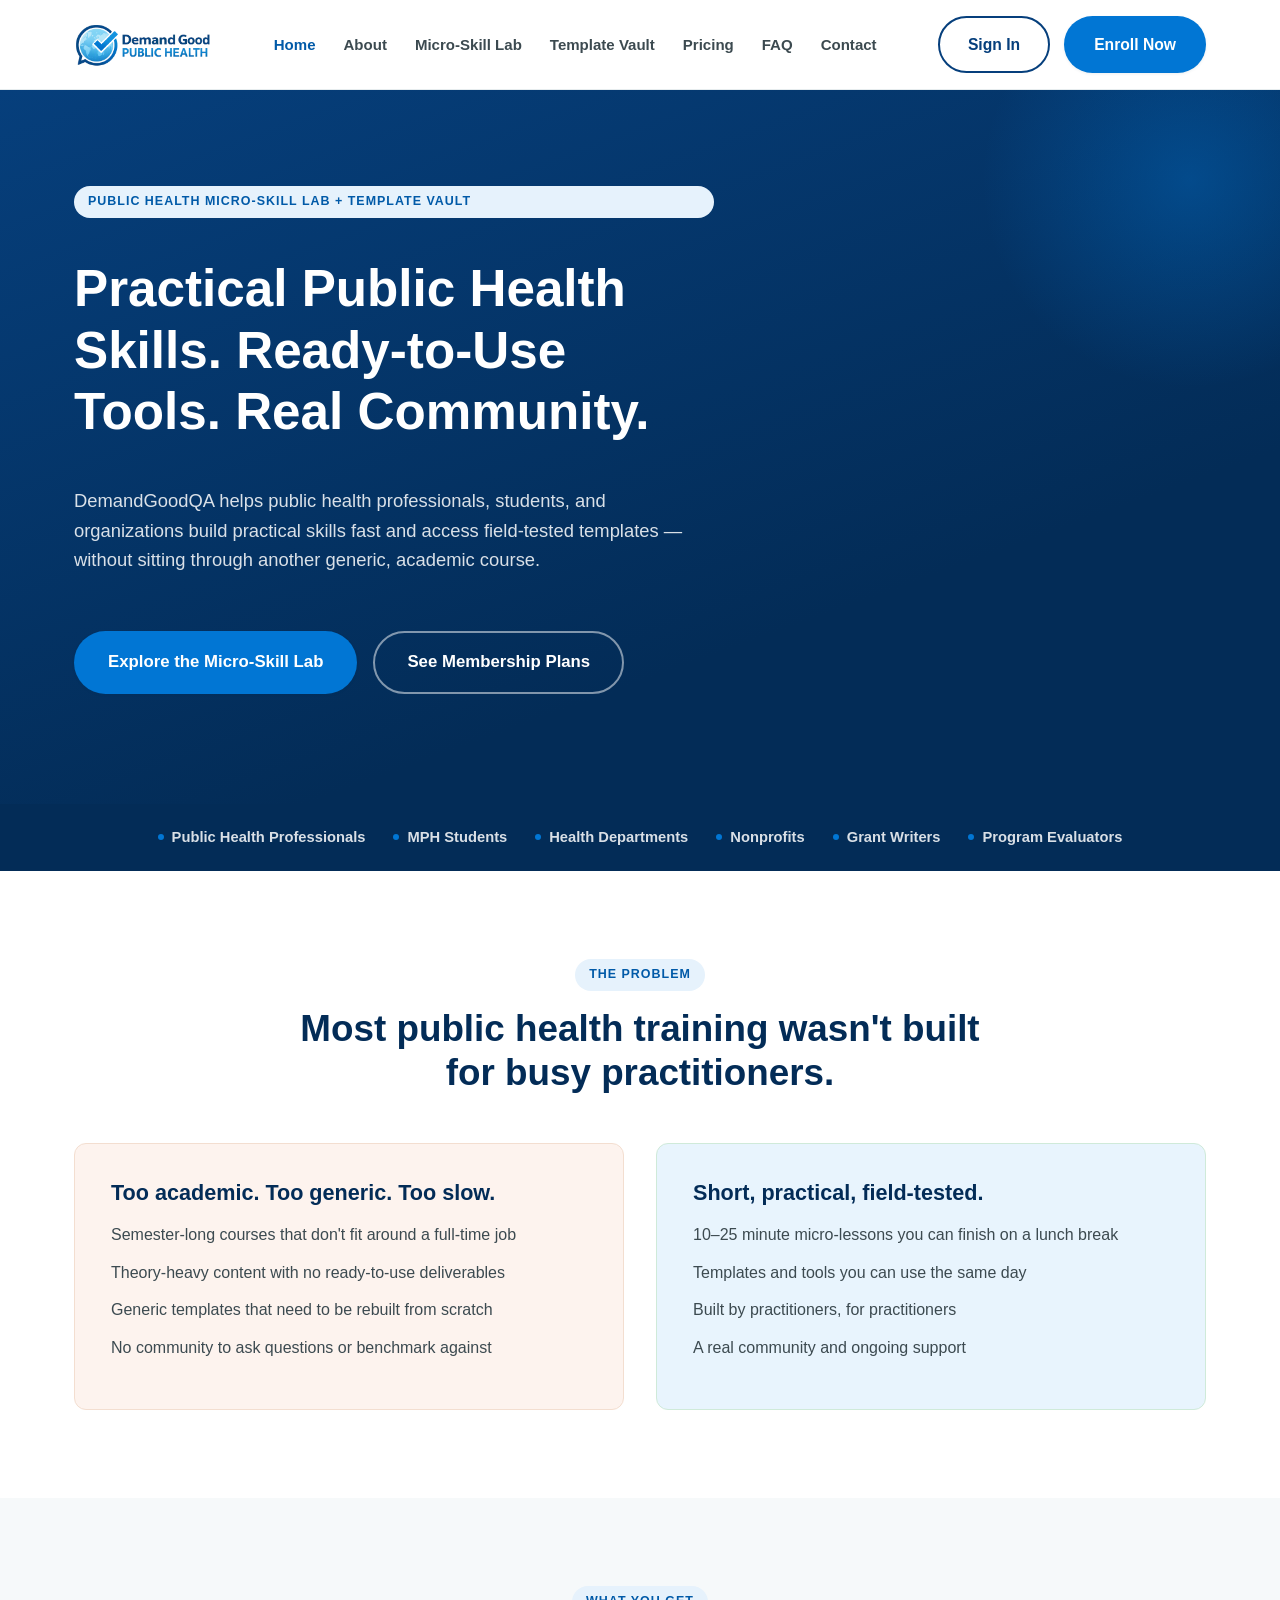
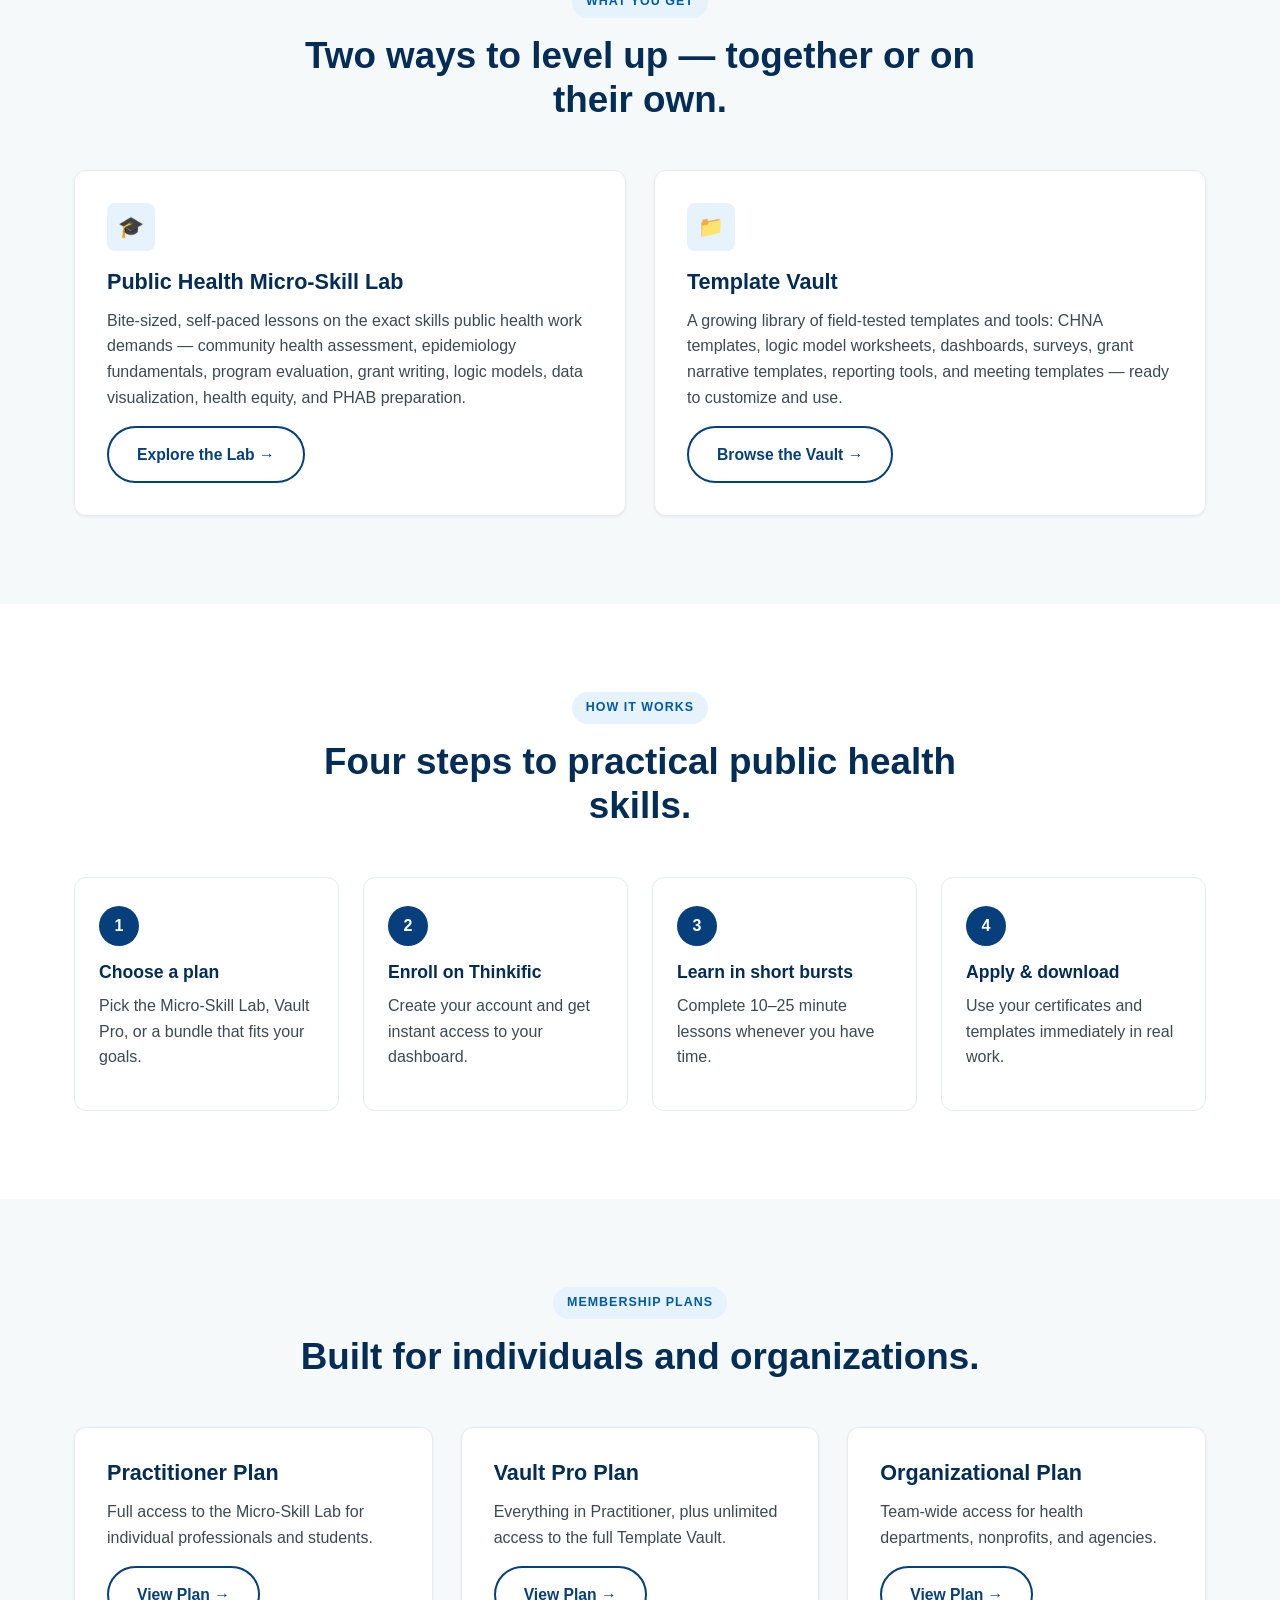
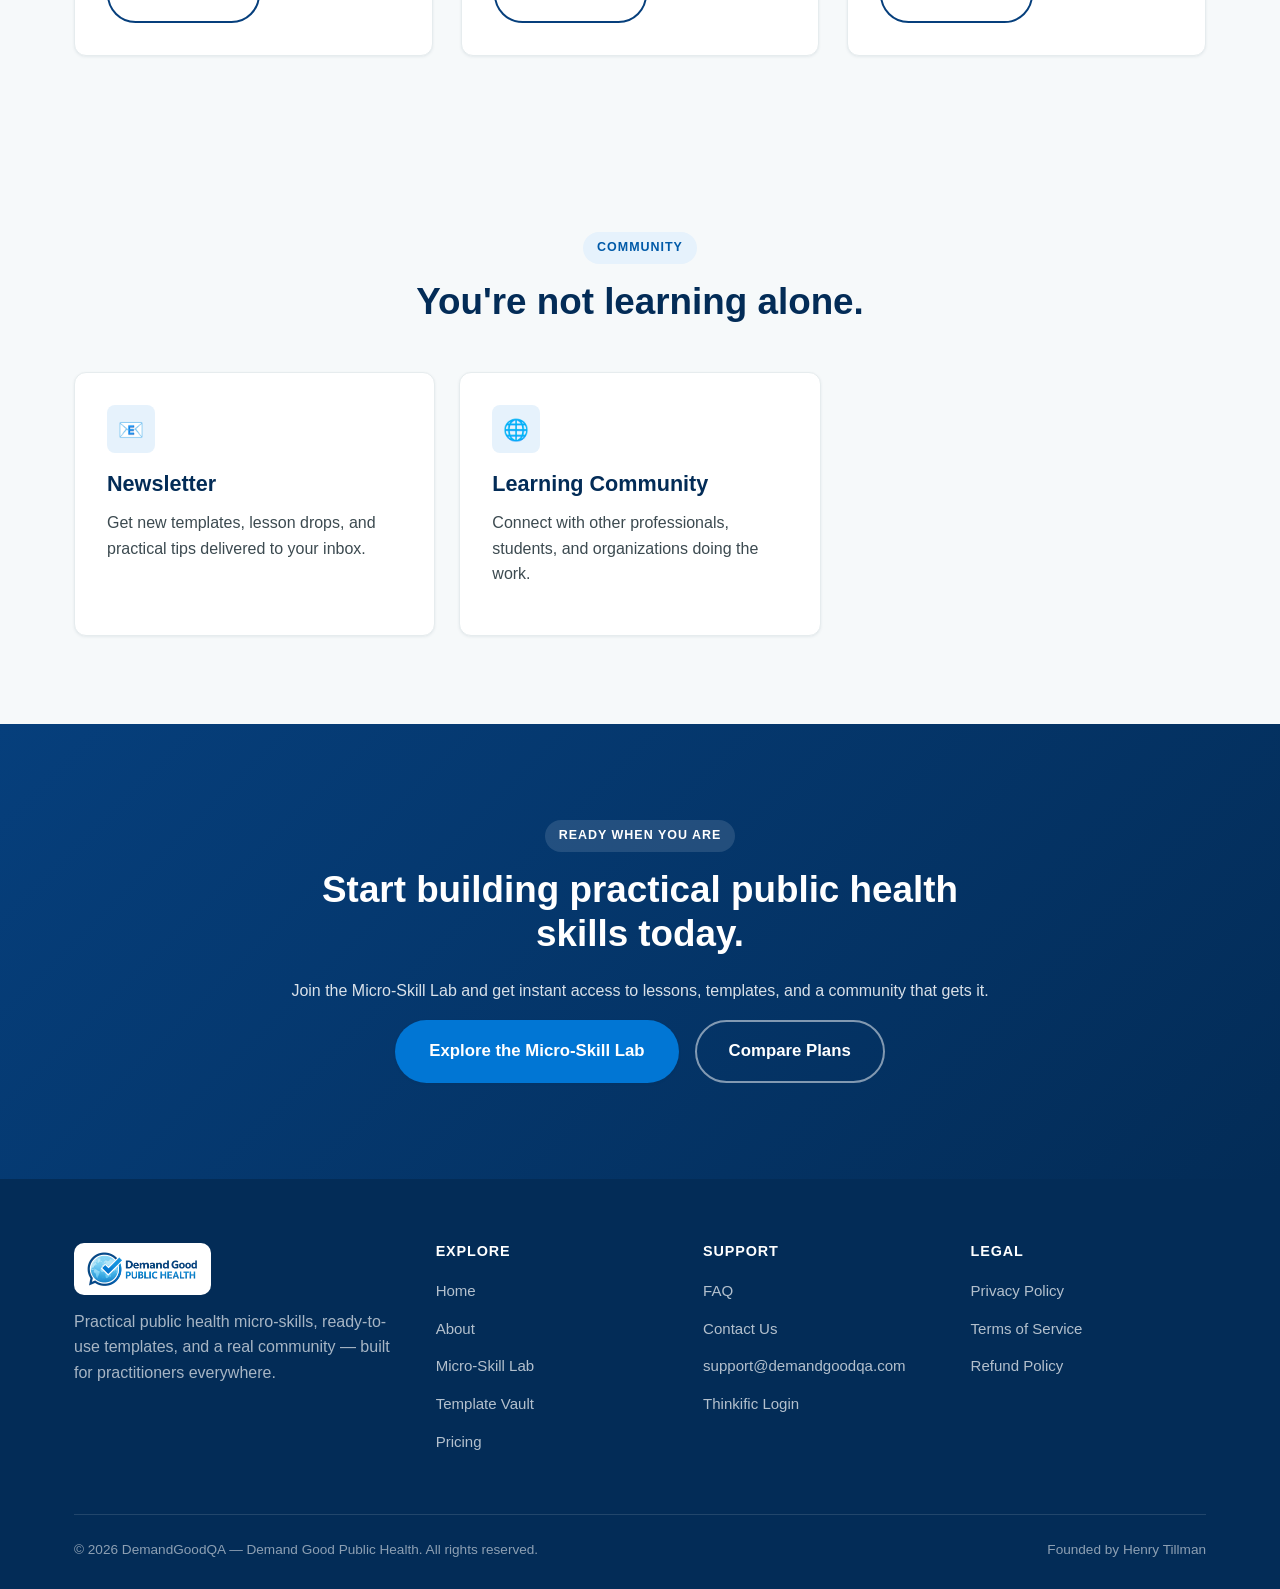
<file: index.html>
<!doctype html>
<html lang="en">
<head>
  <meta charset="UTF-8" />
  <meta name="viewport" content="width=device-width, initial-scale=1.0" />
  <title>Demand Good Public Health | DemandGoodQA Micro-Skill Lab &amp; Template Vault</title>
  <meta name="description" content="Practical public health micro-skills, ready-to-use templates, and a real community. Enroll in the DemandGoodQA Micro-Skill Lab and Template Vault today." />
  <meta property="og:title" content="Demand Good Public Health | DemandGoodQA Micro-Skill Lab &amp; Template Vault" />
  <meta property="og:description" content="Practical public health micro-skills, ready-to-use templates, and a real community. Enroll in the DemandGoodQA Micro-Skill Lab and Template Vault today." />
  <meta property="og:type" content="website" />
  <meta name="theme-color" content="#063f7c" />
  <link rel="icon" type="image/png" href="assets/img/logo-icon.png" />
  <link rel="stylesheet" href="assets/css/style.css" />
</head>
<body>
  <header class="site-header">
    <div class="nav-wrap">
      <a href="index.html" class="brand" aria-label="Demand Good Public Health home"><img src="assets/img/logo.png" alt="Demand Good Public Health" class="brand-logo" /></a>
      <nav aria-label="Primary">
        <ul class="nav-links">
            <li><a href="index.html" aria-current="page">Home</a></li>
            <li><a href="about.html">About</a></li>
            <li><a href="micro-skill-lab.html">Micro-Skill Lab</a></li>
            <li><a href="template-vault.html">Template Vault</a></li>
            <li><a href="pricing.html">Pricing</a></li>
            <li><a href="faq.html">FAQ</a></li>
            <li><a href="contact.html">Contact</a></li>
        </ul>
      </nav>
      <div class="nav-actions">
        <a class="btn btn-outline" href="https://courses.demandgoodqa.com/collections/public-health-micro-skill-lab" target="_blank" rel="noopener">Sign In</a>
        <a class="btn btn-primary" href="https://courses.demandgoodqa.com/collections/public-health-micro-skill-lab" target="_blank" rel="noopener">Enroll Now</a>
        <button class="nav-toggle" data-nav-toggle aria-label="Toggle navigation" aria-expanded="false">
          <span></span><span></span><span></span>
        </button>
      </div>
    </div>
  </header>

  <main>

    <section class="hero">
      <div class="container">
        <span class="eyebrow">Public Health Micro-Skill Lab + Template Vault</span>
        <h1>Practical Public Health Skills. Ready-to-Use Tools. Real Community.</h1>
        <p class="lead">DemandGoodQA helps public health professionals, students, and organizations build practical skills fast and access field-tested templates &mdash; without sitting through another generic, academic course.</p>
        <div class="cta-row">
          <a class="btn btn-primary btn-lg" href="https://courses.demandgoodqa.com/collections/public-health-micro-skill-lab" target="_blank" rel="noopener">Explore the Micro-Skill Lab</a>
          <a class="btn btn-secondary btn-lg" href="pricing.html">See Membership Plans</a>
        </div>
      </div>
    </section>

    <div class="audience-strip">
      <div class="container">
        <ul class="audience-list">
          <li>Public Health Professionals</li>
          <li>MPH Students</li>
          <li>Health Departments</li>
          <li>Nonprofits</li>
          <li>Grant Writers</li>
          <li>Program Evaluators</li>
        </ul>
      </div>
    </div>

    <section>
      <div class="container">
        <div class="section-head center">
          <span class="eyebrow">The Problem</span>
          <h2>Most public health training wasn't built for busy practitioners.</h2>
        </div>
        <div class="problem-solution">
          <div class="ps-card ps-problem">
            <h3>Too academic. Too generic. Too slow.</h3>
            <ul>
              <li>Semester-long courses that don't fit around a full-time job</li>
              <li>Theory-heavy content with no ready-to-use deliverables</li>
              <li>Generic templates that need to be rebuilt from scratch</li>
              <li>No community to ask questions or benchmark against</li>
            </ul>
          </div>
          <div class="ps-card ps-solution">
            <h3>Short, practical, field-tested.</h3>
            <ul>
              <li>10&ndash;25 minute micro-lessons you can finish on a lunch break</li>
              <li>Templates and tools you can use the same day</li>
              <li>Built by practitioners, for practitioners</li>
              <li>A real community and ongoing support</li>
            </ul>
          </div>
        </div>
      </div>
    </section>

    <section class="section-alt">
      <div class="container">
        <div class="section-head center">
          <span class="eyebrow">What You Get</span>
          <h2>Two ways to level up &mdash; together or on their own.</h2>
        </div>
        <div class="grid grid-2">
          <div class="card">
            <div class="card-icon">&#127891;</div>
            <h3>Public Health Micro-Skill Lab</h3>
            <p>Bite-sized, self-paced lessons on the exact skills public health work demands &mdash; community health assessment, epidemiology fundamentals, program evaluation, grant writing, logic models, data visualization, health equity, and PHAB preparation.</p>
            <a class="btn btn-outline" href="micro-skill-lab.html">Explore the Lab &rarr;</a>
          </div>
          <div class="card">
            <div class="card-icon">&#128193;</div>
            <h3>Template Vault</h3>
            <p>A growing library of field-tested templates and tools: CHNA templates, logic model worksheets, dashboards, surveys, grant narrative templates, reporting tools, and meeting templates &mdash; ready to customize and use.</p>
            <a class="btn btn-outline" href="template-vault.html">Browse the Vault &rarr;</a>
          </div>
        </div>
      </div>
    </section>

    <section>
      <div class="container">
        <div class="section-head center">
          <span class="eyebrow">How It Works</span>
          <h2>Four steps to practical public health skills.</h2>
        </div>
        <div class="steps">
          <div class="step">
            <div class="step-number">1</div>
            <h4>Choose a plan</h4>
            <p>Pick the Micro-Skill Lab, Vault Pro, or a bundle that fits your goals.</p>
          </div>
          <div class="step">
            <div class="step-number">2</div>
            <h4>Enroll on Thinkific</h4>
            <p>Create your account and get instant access to your dashboard.</p>
          </div>
          <div class="step">
            <div class="step-number">3</div>
            <h4>Learn in short bursts</h4>
            <p>Complete 10&ndash;25 minute lessons whenever you have time.</p>
          </div>
          <div class="step">
            <div class="step-number">4</div>
            <h4>Apply &amp; download</h4>
            <p>Use your certificates and templates immediately in real work.</p>
          </div>
        </div>
      </div>
    </section>

    <section class="section-alt">
      <div class="container">
        <div class="section-head center">
          <span class="eyebrow">Membership Plans</span>
          <h2>Built for individuals and organizations.</h2>
        </div>
        <div class="grid grid-3">
          <div class="card">
            <h3>Practitioner Plan</h3>
            <p>Full access to the Micro-Skill Lab for individual professionals and students.</p>
            <a class="btn btn-outline" href="https://courses.demandgoodqa.com/bundles/demand-good-public-health-practitioner-plan" target="_blank" rel="noopener">View Plan &rarr;</a>
          </div>
          <div class="card">
            <h3>Vault Pro Plan</h3>
            <p>Everything in Practitioner, plus unlimited access to the full Template Vault.</p>
            <a class="btn btn-outline" href="https://courses.demandgoodqa.com/bundles/demand-good-public-health-vault-pro-plan" target="_blank" rel="noopener">View Plan &rarr;</a>
          </div>
          <div class="card">
            <h3>Organizational Plan</h3>
            <p>Team-wide access for health departments, nonprofits, and agencies.</p>
            <a class="btn btn-outline" href="https://courses.demandgoodqa.com/bundles/organizational-plan" target="_blank" rel="noopener">View Plan &rarr;</a>
          </div>
        </div>
      </div>
    </section>

    <section class="section-alt">
      <div class="container">
        <div class="section-head center">
          <span class="eyebrow">Community</span>
          <h2>You're not learning alone.</h2>
        </div>
        <div class="community-grid">
          <div class="card">
            <div class="card-icon">&#128231;</div>
            <h3>Newsletter</h3>
            <p>Get new templates, lesson drops, and practical tips delivered to your inbox.</p>
          </div>
          <div class="card">
            <div class="card-icon">&#127760;</div>
            <h3>Learning Community</h3>
            <p>Connect with other professionals, students, and organizations doing the work.</p>
          </div>
        </div>
      </div>
    </section>

    <section class="section-navy final-cta">
      <div class="container">
        <span class="eyebrow">Ready When You Are</span>
        <h2>Start building practical public health skills today.</h2>
        <p>Join the Micro-Skill Lab and get instant access to lessons, templates, and a community that gets it.</p>
        <div class="cta-row">
          <a class="btn btn-primary btn-lg" href="https://courses.demandgoodqa.com/collections/public-health-micro-skill-lab" target="_blank" rel="noopener">Explore the Micro-Skill Lab</a>
          <a class="btn btn-secondary btn-lg" href="pricing.html">Compare Plans</a>
        </div>
      </div>
    </section>

  </main>
  <footer class="site-footer">
    <div class="container">
      <div class="footer-grid">
        <div class="footer-brand">
          <a href="index.html" class="brand" aria-label="Demand Good Public Health home"><img src="assets/img/logo.png" alt="Demand Good Public Health" class="brand-logo" /></a>
          <p>Practical public health micro-skills, ready-to-use templates, and a real community &mdash; built for practitioners everywhere.</p>
        </div>
        <div class="footer-col">
          <h4>Explore</h4>
          <ul>
            <li><a href="index.html">Home</a></li>
            <li><a href="about.html">About</a></li>
            <li><a href="micro-skill-lab.html">Micro-Skill Lab</a></li>
            <li><a href="template-vault.html">Template Vault</a></li>
            <li><a href="pricing.html">Pricing</a></li>
          </ul>
        </div>
        <div class="footer-col">
          <h4>Support</h4>
          <ul>
            <li><a href="faq.html">FAQ</a></li>
            <li><a href="contact.html">Contact Us</a></li>
            <li><a href="mailto:support@demandgoodqa.com">support@demandgoodqa.com</a></li>
            <li><a href="https://courses.demandgoodqa.com/collections/public-health-micro-skill-lab" target="_blank" rel="noopener">Thinkific Login</a></li>
          </ul>
        </div>
        <div class="footer-col">
          <h4>Legal</h4>
          <ul>
            <li><a href="privacy-policy.html">Privacy Policy</a></li>
            <li><a href="terms-of-service.html">Terms of Service</a></li>
            <li><a href="refund-policy.html">Refund Policy</a></li>
          </ul>
        </div>
      </div>
      <div class="footer-bottom">
        <span>&copy; <span data-current-year>2024</span> DemandGoodQA &mdash; Demand Good Public Health. All rights reserved.</span>
        <span>Founded by Henry Tillman</span>
      </div>
    </div>
  </footer>

  <script src="assets/js/main.js"></script>
</body>
</html>
</file>
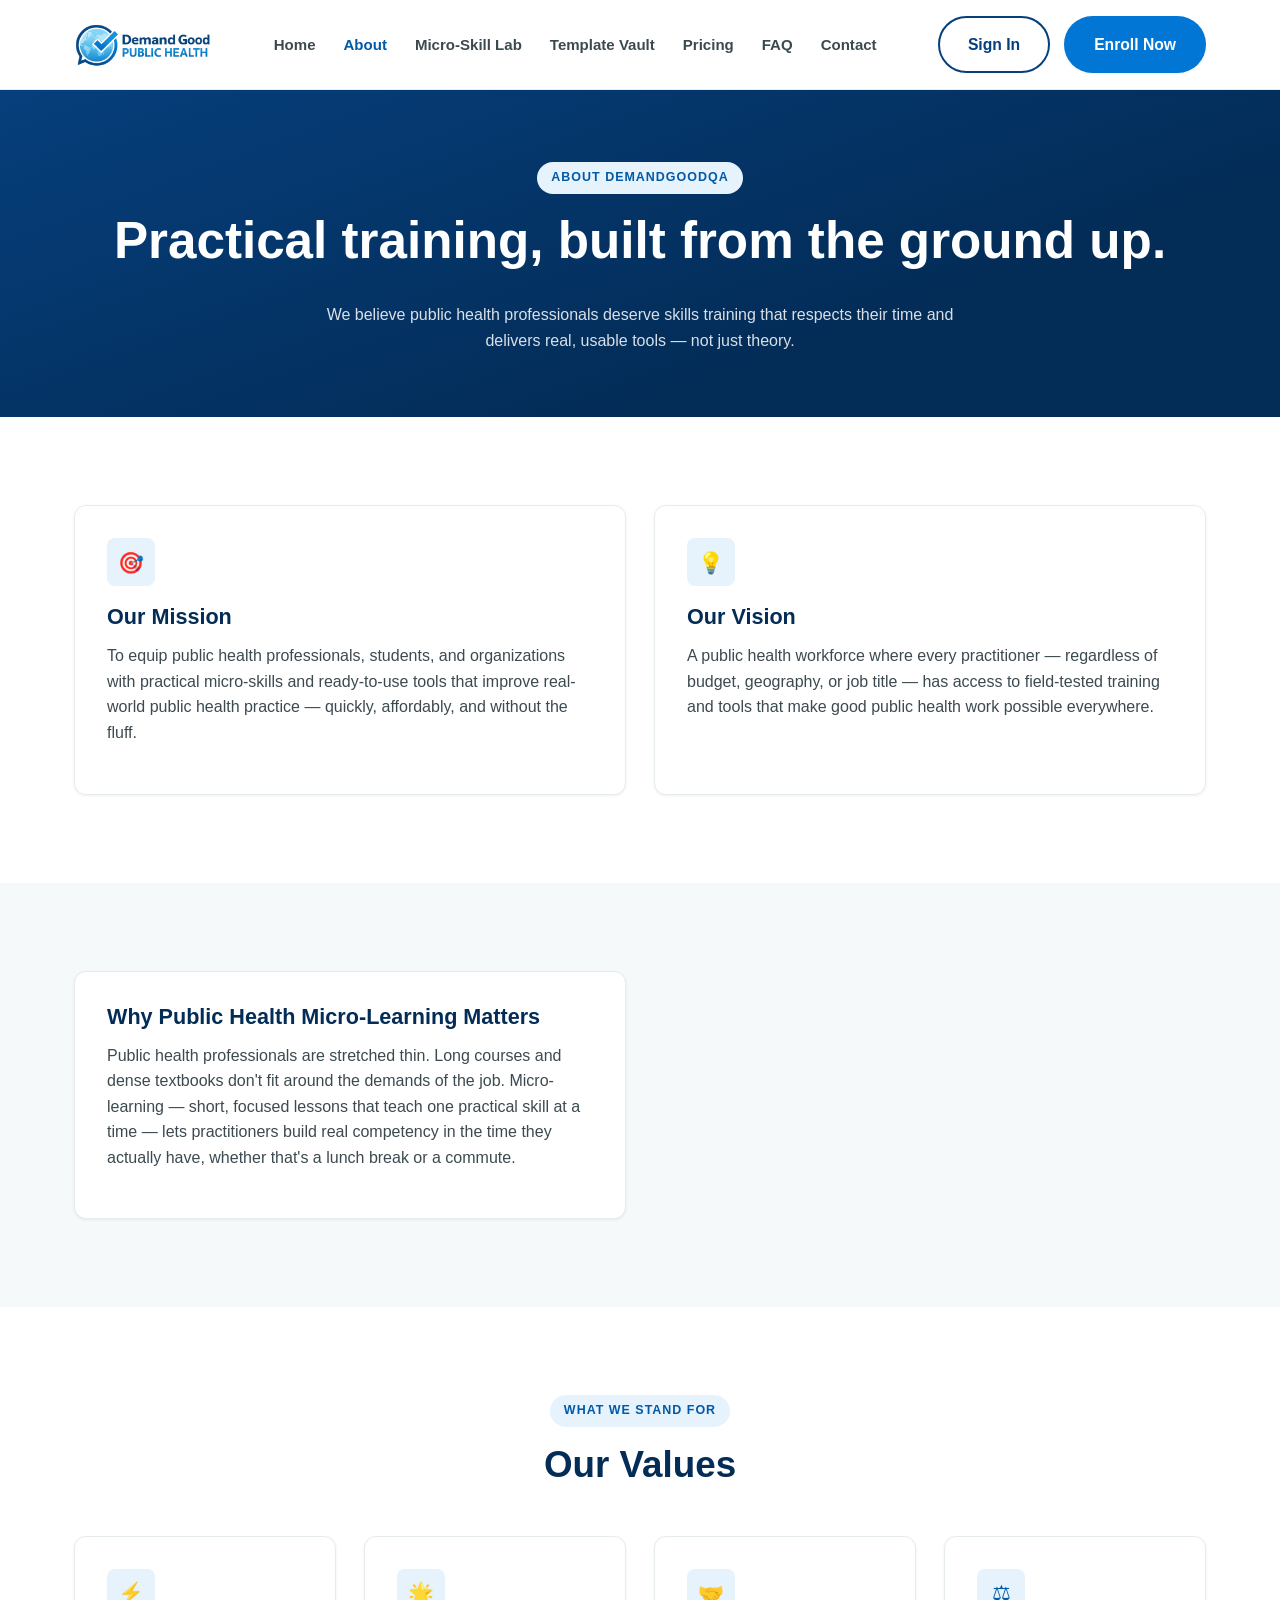
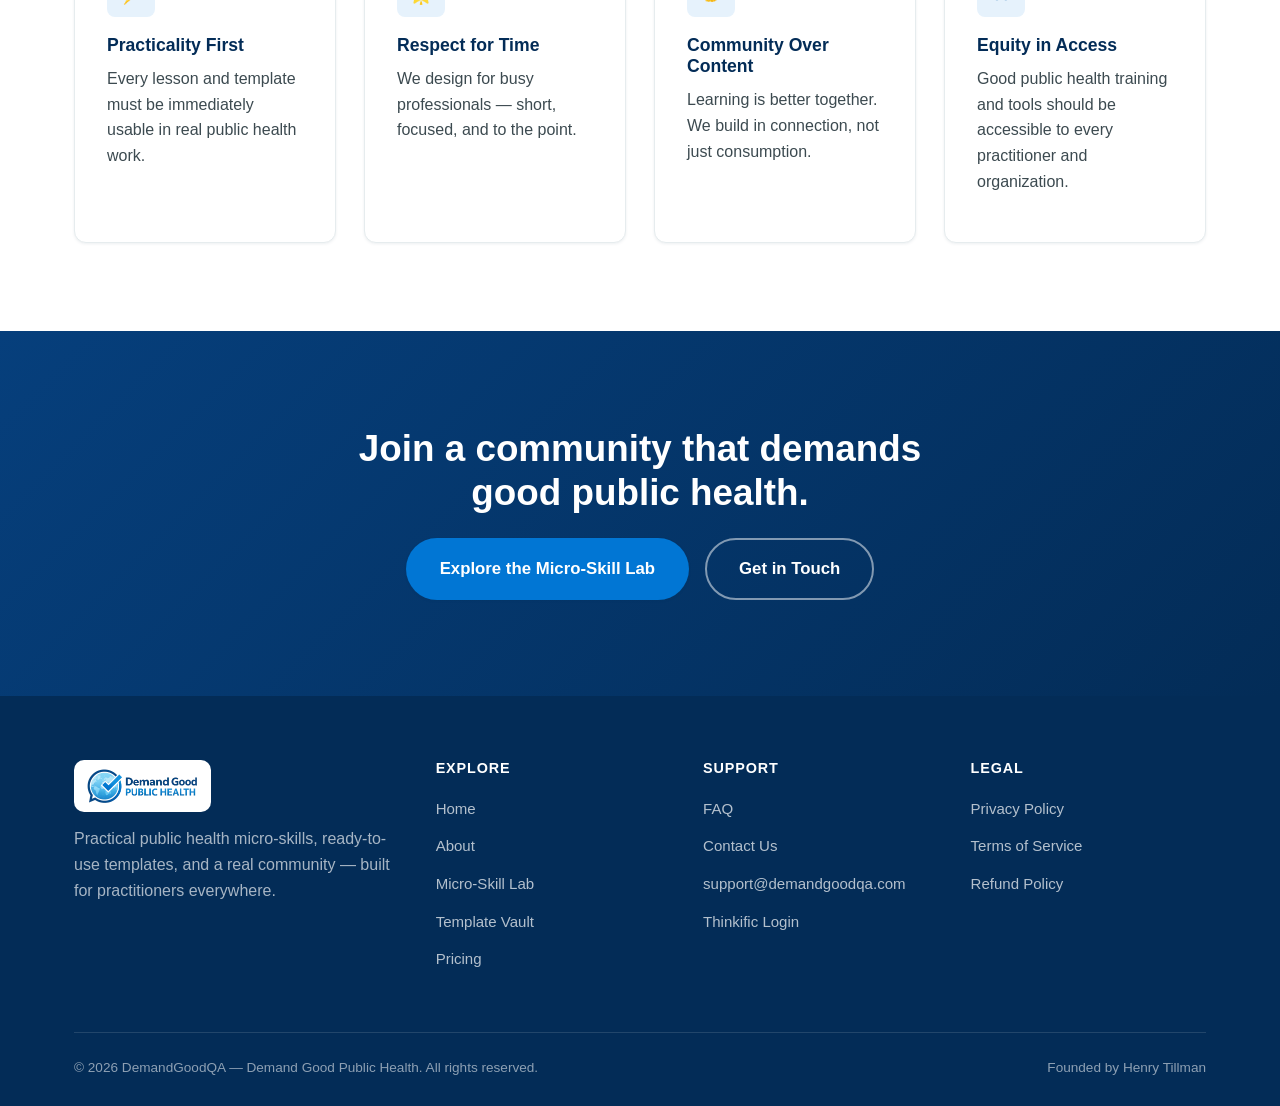
<file: about.html>
<!doctype html>
<html lang="en">
<head>
  <meta charset="UTF-8" />
  <meta name="viewport" content="width=device-width, initial-scale=1.0" />
  <title>About DemandGoodQA | Mission &amp; Vision</title>
  <meta name="description" content="Learn about DemandGoodQA's mission, vision, and why practical public health micro-learning matters." />
  <meta property="og:title" content="About DemandGoodQA | Mission &amp; Vision" />
  <meta property="og:description" content="Learn about DemandGoodQA's mission, vision, and why practical public health micro-learning matters." />
  <meta property="og:type" content="website" />
  <meta name="theme-color" content="#063f7c" />
  <link rel="icon" type="image/png" href="assets/img/logo-icon.png" />
  <link rel="stylesheet" href="assets/css/style.css" />
</head>
<body>
  <header class="site-header">
    <div class="nav-wrap">
      <a href="index.html" class="brand" aria-label="Demand Good Public Health home"><img src="assets/img/logo.png" alt="Demand Good Public Health" class="brand-logo" /></a>
      <nav aria-label="Primary">
        <ul class="nav-links">
            <li><a href="index.html">Home</a></li>
            <li><a href="about.html" aria-current="page">About</a></li>
            <li><a href="micro-skill-lab.html">Micro-Skill Lab</a></li>
            <li><a href="template-vault.html">Template Vault</a></li>
            <li><a href="pricing.html">Pricing</a></li>
            <li><a href="faq.html">FAQ</a></li>
            <li><a href="contact.html">Contact</a></li>
        </ul>
      </nav>
      <div class="nav-actions">
        <a class="btn btn-outline" href="https://courses.demandgoodqa.com/collections/public-health-micro-skill-lab" target="_blank" rel="noopener">Sign In</a>
        <a class="btn btn-primary" href="https://courses.demandgoodqa.com/collections/public-health-micro-skill-lab" target="_blank" rel="noopener">Enroll Now</a>
        <button class="nav-toggle" data-nav-toggle aria-label="Toggle navigation" aria-expanded="false">
          <span></span><span></span><span></span>
        </button>
      </div>
    </div>
  </header>

  <main>

    <section class="page-hero">
      <div class="container">
        <span class="eyebrow">About DemandGoodQA</span>
        <h1>Practical training, built from the ground up.</h1>
        <p>We believe public health professionals deserve skills training that respects their time and delivers real, usable tools &mdash; not just theory.</p>
      </div>
    </section>

    <section>
      <div class="container">
        <div class="grid grid-2">
          <div class="card">
            <div class="card-icon">&#127919;</div>
            <h3>Our Mission</h3>
            <p>To equip public health professionals, students, and organizations with practical micro-skills and ready-to-use tools that improve real-world public health practice &mdash; quickly, affordably, and without the fluff.</p>
          </div>
          <div class="card">
            <div class="card-icon">&#128161;</div>
            <h3>Our Vision</h3>
            <p>A public health workforce where every practitioner &mdash; regardless of budget, geography, or job title &mdash; has access to field-tested training and tools that make good public health work possible everywhere.</p>
          </div>
        </div>
      </div>
    </section>

    <section class="section-alt">
      <div class="container">
        <div class="grid grid-2">
          <div class="card">
            <h3>Why Public Health Micro-Learning Matters</h3>
            <p>Public health professionals are stretched thin. Long courses and dense textbooks don't fit around the demands of the job. Micro-learning &mdash; short, focused lessons that teach one practical skill at a time &mdash; lets practitioners build real competency in the time they actually have, whether that's a lunch break or a commute.</p>
          </div>
        </div>
      </div>
    </section>

    <section>
      <div class="container">
        <div class="section-head center">
          <span class="eyebrow">What We Stand For</span>
          <h2>Our Values</h2>
        </div>
        <div class="grid grid-4">
          <div class="card">
            <div class="card-icon">&#9889;</div>
            <h4>Practicality First</h4>
            <p>Every lesson and template must be immediately usable in real public health work.</p>
          </div>
          <div class="card">
            <div class="card-icon">&#127775;</div>
            <h4>Respect for Time</h4>
            <p>We design for busy professionals &mdash; short, focused, and to the point.</p>
          </div>
          <div class="card">
            <div class="card-icon">&#129309;</div>
            <h4>Community Over Content</h4>
            <p>Learning is better together. We build in connection, not just consumption.</p>
          </div>
          <div class="card">
            <div class="card-icon">&#9878;</div>
            <h4>Equity in Access</h4>
            <p>Good public health training and tools should be accessible to every practitioner and organization.</p>
          </div>
        </div>
      </div>
    </section>

    <section class="section-navy final-cta">
      <div class="container">
        <h2>Join a community that demands good public health.</h2>
        <div class="cta-row">
          <a class="btn btn-primary btn-lg" href="https://courses.demandgoodqa.com/collections/public-health-micro-skill-lab" target="_blank" rel="noopener">Explore the Micro-Skill Lab</a>
          <a class="btn btn-secondary btn-lg" href="contact.html">Get in Touch</a>
        </div>
      </div>
    </section>

  </main>
  <footer class="site-footer">
    <div class="container">
      <div class="footer-grid">
        <div class="footer-brand">
          <a href="index.html" class="brand" aria-label="Demand Good Public Health home"><img src="assets/img/logo.png" alt="Demand Good Public Health" class="brand-logo" /></a>
          <p>Practical public health micro-skills, ready-to-use templates, and a real community &mdash; built for practitioners everywhere.</p>
        </div>
        <div class="footer-col">
          <h4>Explore</h4>
          <ul>
            <li><a href="index.html">Home</a></li>
            <li><a href="about.html">About</a></li>
            <li><a href="micro-skill-lab.html">Micro-Skill Lab</a></li>
            <li><a href="template-vault.html">Template Vault</a></li>
            <li><a href="pricing.html">Pricing</a></li>
          </ul>
        </div>
        <div class="footer-col">
          <h4>Support</h4>
          <ul>
            <li><a href="faq.html">FAQ</a></li>
            <li><a href="contact.html">Contact Us</a></li>
            <li><a href="mailto:support@demandgoodqa.com">support@demandgoodqa.com</a></li>
            <li><a href="https://courses.demandgoodqa.com/collections/public-health-micro-skill-lab" target="_blank" rel="noopener">Thinkific Login</a></li>
          </ul>
        </div>
        <div class="footer-col">
          <h4>Legal</h4>
          <ul>
            <li><a href="privacy-policy.html">Privacy Policy</a></li>
            <li><a href="terms-of-service.html">Terms of Service</a></li>
            <li><a href="refund-policy.html">Refund Policy</a></li>
          </ul>
        </div>
      </div>
      <div class="footer-bottom">
        <span>&copy; <span data-current-year>2024</span> DemandGoodQA &mdash; Demand Good Public Health. All rights reserved.</span>
        <span>Founded by Henry Tillman</span>
      </div>
    </div>
  </footer>

  <script src="assets/js/main.js"></script>
</body>
</html>
</file>
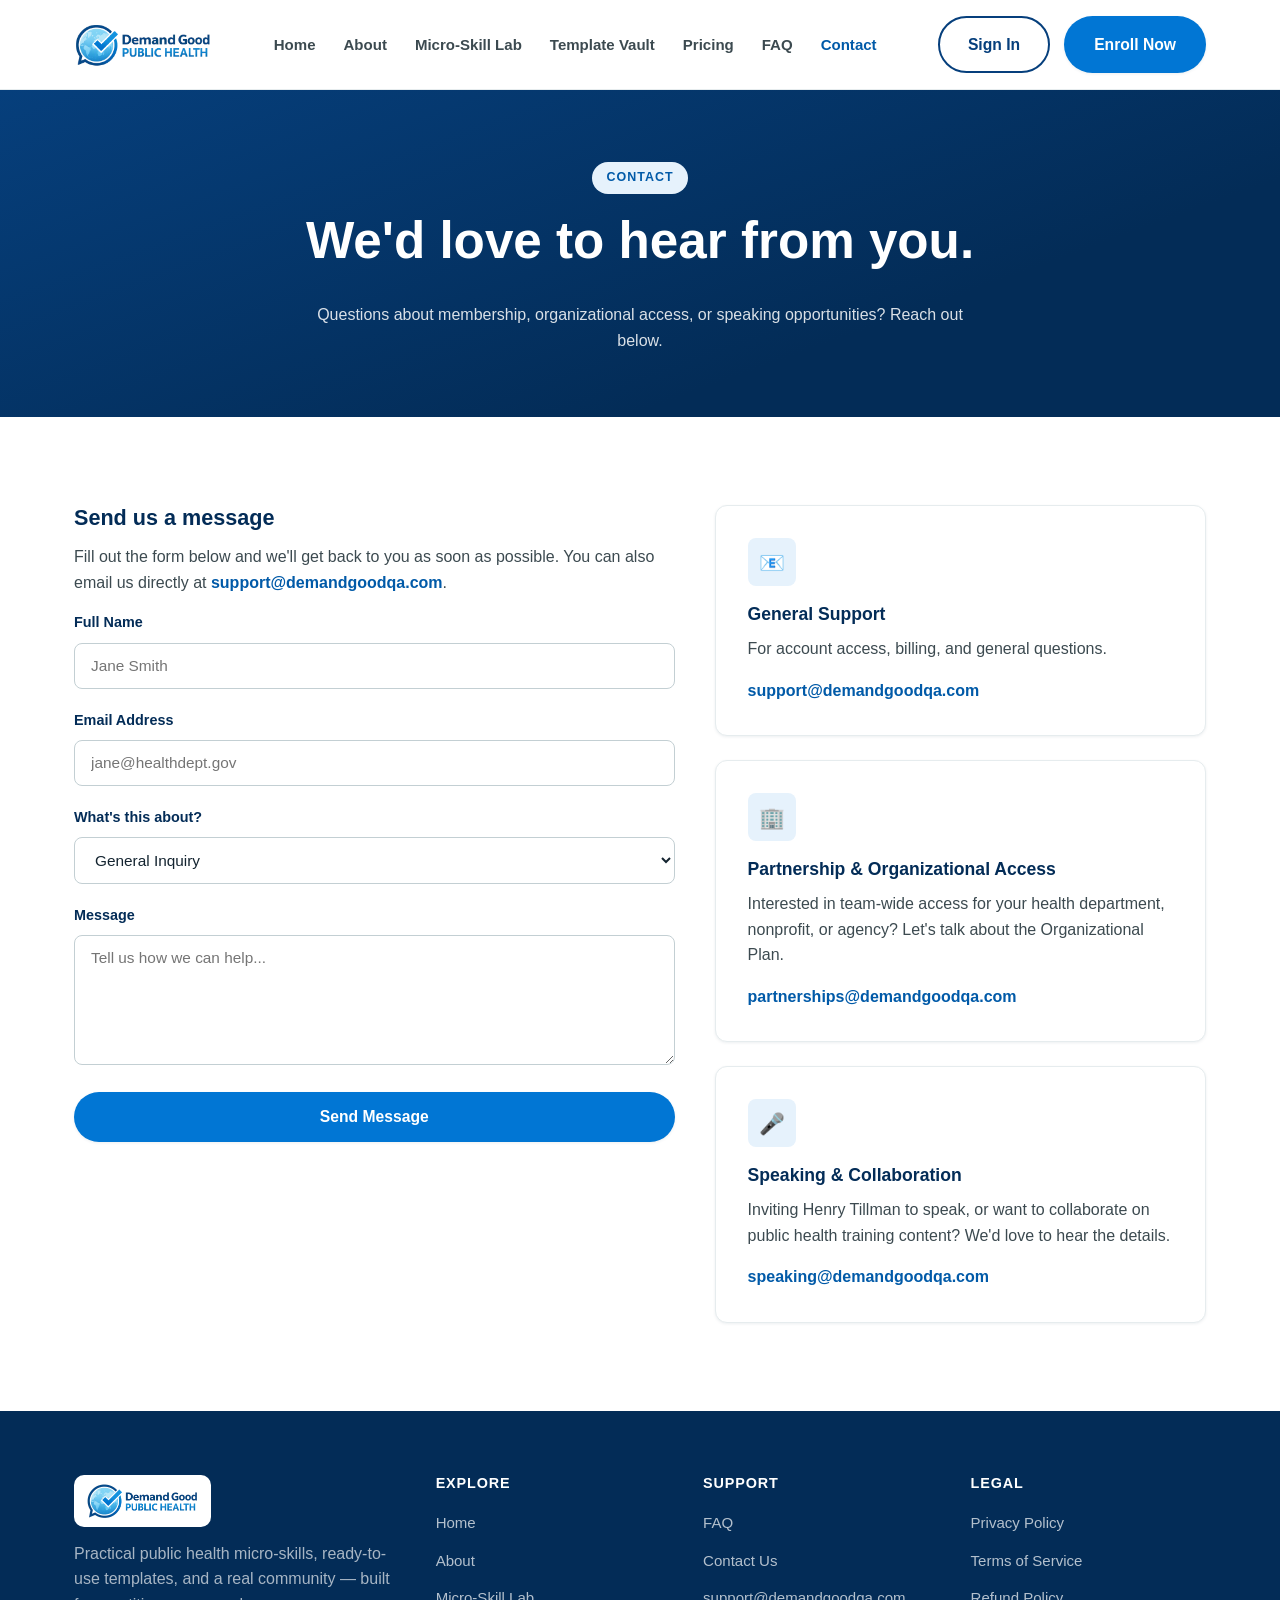
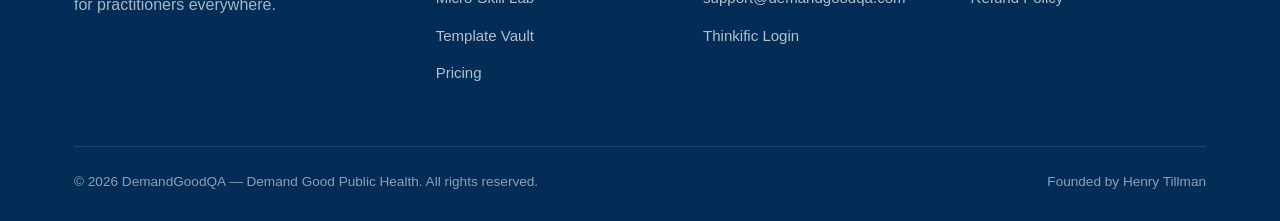
<file: contact.html>
<!doctype html>
<html lang="en">
<head>
  <meta charset="UTF-8" />
  <meta name="viewport" content="width=device-width, initial-scale=1.0" />
  <title>Contact DemandGoodQA | Support, Partnerships &amp; Speaking</title>
  <meta name="description" content="Get in touch with DemandGoodQA for general support, organizational access, or speaking and collaboration inquiries." />
  <meta property="og:title" content="Contact DemandGoodQA | Support, Partnerships &amp; Speaking" />
  <meta property="og:description" content="Get in touch with DemandGoodQA for general support, organizational access, or speaking and collaboration inquiries." />
  <meta property="og:type" content="website" />
  <meta name="theme-color" content="#063f7c" />
  <link rel="icon" type="image/png" href="assets/img/logo-icon.png" />
  <link rel="stylesheet" href="assets/css/style.css" />
</head>
<body>
  <header class="site-header">
    <div class="nav-wrap">
      <a href="index.html" class="brand" aria-label="Demand Good Public Health home"><img src="assets/img/logo.png" alt="Demand Good Public Health" class="brand-logo" /></a>
      <nav aria-label="Primary">
        <ul class="nav-links">
            <li><a href="index.html">Home</a></li>
            <li><a href="about.html">About</a></li>
            <li><a href="micro-skill-lab.html">Micro-Skill Lab</a></li>
            <li><a href="template-vault.html">Template Vault</a></li>
            <li><a href="pricing.html">Pricing</a></li>
            <li><a href="faq.html">FAQ</a></li>
            <li><a href="contact.html" aria-current="page">Contact</a></li>
        </ul>
      </nav>
      <div class="nav-actions">
        <a class="btn btn-outline" href="https://courses.demandgoodqa.com/collections/public-health-micro-skill-lab" target="_blank" rel="noopener">Sign In</a>
        <a class="btn btn-primary" href="https://courses.demandgoodqa.com/collections/public-health-micro-skill-lab" target="_blank" rel="noopener">Enroll Now</a>
        <button class="nav-toggle" data-nav-toggle aria-label="Toggle navigation" aria-expanded="false">
          <span></span><span></span><span></span>
        </button>
      </div>
    </div>
  </header>

  <main>

    <section class="page-hero">
      <div class="container">
        <span class="eyebrow">Contact</span>
        <h1>We'd love to hear from you.</h1>
        <p>Questions about membership, organizational access, or speaking opportunities? Reach out below.</p>
      </div>
    </section>

    <section>
      <div class="container">
        <div class="contact-grid">
          <div>
            <h3>Send us a message</h3>
            <p>Fill out the form below and we'll get back to you as soon as possible. You can also email us directly at <a href="mailto:support@demandgoodqa.com" style="color:var(--teal-dark); font-weight:700;">support@demandgoodqa.com</a>.</p>
            <form action="mailto:support@demandgoodqa.com" method="post" enctype="text/plain">
              <div class="form-group">
                <label for="name">Full Name</label>
                <input type="text" id="name" name="name" placeholder="Jane Smith" required />
              </div>
              <div class="form-group">
                <label for="email">Email Address</label>
                <input type="email" id="email" name="email" placeholder="jane@healthdept.gov" required />
              </div>
              <div class="form-group">
                <label for="topic">What's this about?</label>
                <select id="topic" name="topic">
                  <option>General Inquiry</option>
                  <option>Membership / Billing</option>
                  <option>Organizational Access</option>
                  <option>Speaking / Collaboration</option>
                  <option>Technical Support</option>
                </select>
              </div>
              <div class="form-group">
                <label for="message">Message</label>
                <textarea id="message" name="message" placeholder="Tell us how we can help..." required></textarea>
              </div>
              <button type="submit" class="btn btn-primary btn-block">Send Message</button>
            </form>
          </div>

          <div class="contact-side">
            <div class="card">
              <div class="card-icon">&#128231;</div>
              <h4>General Support</h4>
              <p>For account access, billing, and general questions.</p>
              <a href="mailto:support@demandgoodqa.com" style="color:var(--teal-dark); font-weight:700;">support@demandgoodqa.com</a>
            </div>
            <div class="card">
              <div class="card-icon">&#127970;</div>
              <h4>Partnership &amp; Organizational Access</h4>
              <p>Interested in team-wide access for your health department, nonprofit, or agency? Let's talk about the Organizational Plan.</p>
              <a href="mailto:partnerships@demandgoodqa.com" style="color:var(--teal-dark); font-weight:700;">partnerships@demandgoodqa.com</a>
            </div>
            <div class="card">
              <div class="card-icon">&#127908;</div>
              <h4>Speaking &amp; Collaboration</h4>
              <p>Inviting Henry Tillman to speak, or want to collaborate on public health training content? We'd love to hear the details.</p>
              <a href="mailto:speaking@demandgoodqa.com" style="color:var(--teal-dark); font-weight:700;">speaking@demandgoodqa.com</a>
            </div>
          </div>
        </div>
      </div>
    </section>

  </main>
  <footer class="site-footer">
    <div class="container">
      <div class="footer-grid">
        <div class="footer-brand">
          <a href="index.html" class="brand" aria-label="Demand Good Public Health home"><img src="assets/img/logo.png" alt="Demand Good Public Health" class="brand-logo" /></a>
          <p>Practical public health micro-skills, ready-to-use templates, and a real community &mdash; built for practitioners everywhere.</p>
        </div>
        <div class="footer-col">
          <h4>Explore</h4>
          <ul>
            <li><a href="index.html">Home</a></li>
            <li><a href="about.html">About</a></li>
            <li><a href="micro-skill-lab.html">Micro-Skill Lab</a></li>
            <li><a href="template-vault.html">Template Vault</a></li>
            <li><a href="pricing.html">Pricing</a></li>
          </ul>
        </div>
        <div class="footer-col">
          <h4>Support</h4>
          <ul>
            <li><a href="faq.html">FAQ</a></li>
            <li><a href="contact.html">Contact Us</a></li>
            <li><a href="mailto:support@demandgoodqa.com">support@demandgoodqa.com</a></li>
            <li><a href="https://courses.demandgoodqa.com/collections/public-health-micro-skill-lab" target="_blank" rel="noopener">Thinkific Login</a></li>
          </ul>
        </div>
        <div class="footer-col">
          <h4>Legal</h4>
          <ul>
            <li><a href="privacy-policy.html">Privacy Policy</a></li>
            <li><a href="terms-of-service.html">Terms of Service</a></li>
            <li><a href="refund-policy.html">Refund Policy</a></li>
          </ul>
        </div>
      </div>
      <div class="footer-bottom">
        <span>&copy; <span data-current-year>2024</span> DemandGoodQA &mdash; Demand Good Public Health. All rights reserved.</span>
        <span>Founded by Henry Tillman</span>
      </div>
    </div>
  </footer>

  <script src="assets/js/main.js"></script>
</body>
</html>
</file>
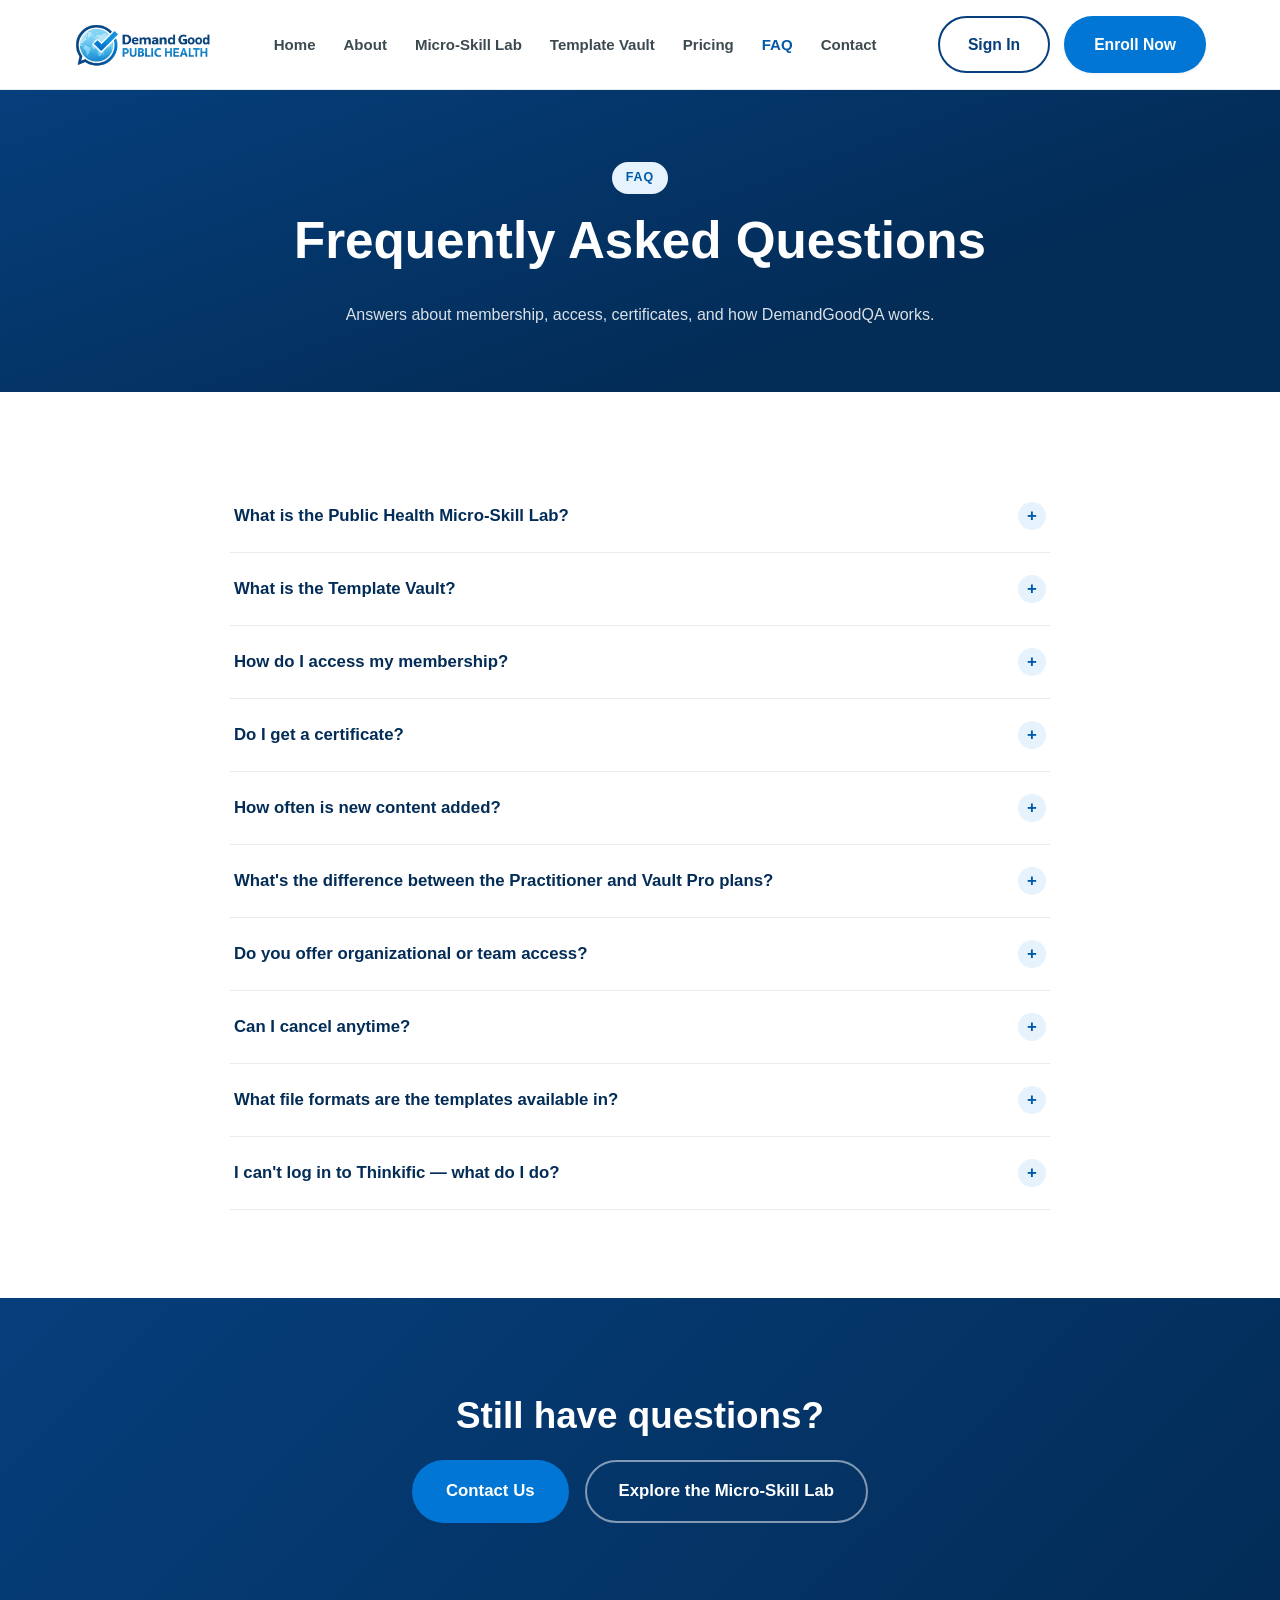
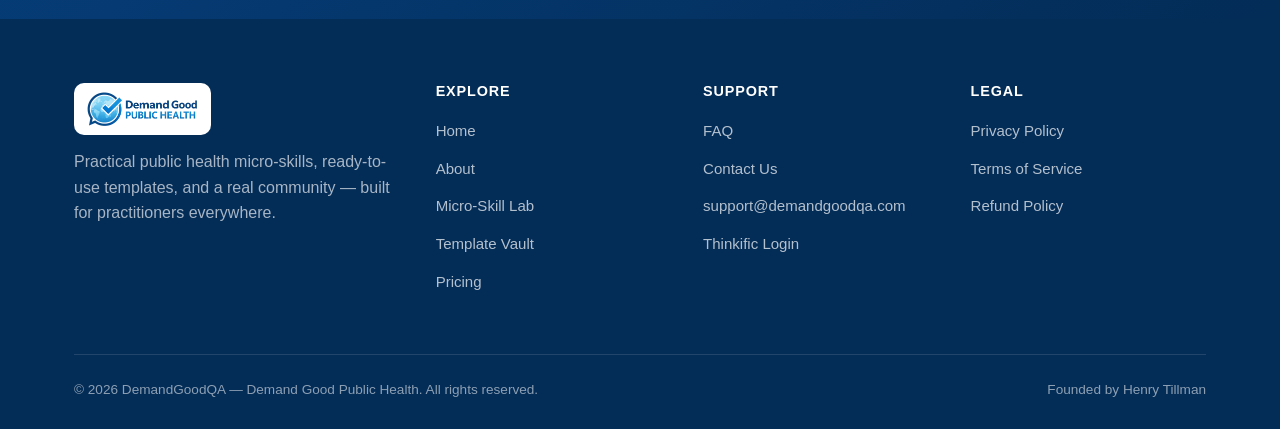
<file: faq.html>
<!doctype html>
<html lang="en">
<head>
  <meta charset="UTF-8" />
  <meta name="viewport" content="width=device-width, initial-scale=1.0" />
  <title>FAQ | DemandGoodQA Public Health Micro-Skill Lab</title>
  <meta name="description" content="Frequently asked questions about DemandGoodQA membership, the Micro-Skill Lab, Template Vault, certificates, and Thinkific access." />
  <meta property="og:title" content="FAQ | DemandGoodQA Public Health Micro-Skill Lab" />
  <meta property="og:description" content="Frequently asked questions about DemandGoodQA membership, the Micro-Skill Lab, Template Vault, certificates, and Thinkific access." />
  <meta property="og:type" content="website" />
  <meta name="theme-color" content="#063f7c" />
  <link rel="icon" type="image/png" href="assets/img/logo-icon.png" />
  <link rel="stylesheet" href="assets/css/style.css" />
</head>
<body>
  <header class="site-header">
    <div class="nav-wrap">
      <a href="index.html" class="brand" aria-label="Demand Good Public Health home"><img src="assets/img/logo.png" alt="Demand Good Public Health" class="brand-logo" /></a>
      <nav aria-label="Primary">
        <ul class="nav-links">
            <li><a href="index.html">Home</a></li>
            <li><a href="about.html">About</a></li>
            <li><a href="micro-skill-lab.html">Micro-Skill Lab</a></li>
            <li><a href="template-vault.html">Template Vault</a></li>
            <li><a href="pricing.html">Pricing</a></li>
            <li><a href="faq.html" aria-current="page">FAQ</a></li>
            <li><a href="contact.html">Contact</a></li>
        </ul>
      </nav>
      <div class="nav-actions">
        <a class="btn btn-outline" href="https://courses.demandgoodqa.com/collections/public-health-micro-skill-lab" target="_blank" rel="noopener">Sign In</a>
        <a class="btn btn-primary" href="https://courses.demandgoodqa.com/collections/public-health-micro-skill-lab" target="_blank" rel="noopener">Enroll Now</a>
        <button class="nav-toggle" data-nav-toggle aria-label="Toggle navigation" aria-expanded="false">
          <span></span><span></span><span></span>
        </button>
      </div>
    </div>
  </header>

  <main>

    <section class="page-hero">
      <div class="container">
        <span class="eyebrow">FAQ</span>
        <h1>Frequently Asked Questions</h1>
        <p>Answers about membership, access, certificates, and how DemandGoodQA works.</p>
      </div>
    </section>

    <section>
      <div class="container">
        <div class="legal-content" data-accordion-group>
          <div class="accordion-item" data-open="false">
            <button class="accordion-trigger" aria-expanded="false">
              <span>What is the Public Health Micro-Skill Lab?</span>
              <span class="accordion-icon">+</span>
            </button>
            <div class="accordion-panel">
              <div class="accordion-panel-inner">
                <p>The Micro-Skill Lab is a library of short, self-paced lessons (10&ndash;25 minutes each) that teach practical public health skills like community health assessment, epidemiology fundamentals, program evaluation, grant writing, logic models, data visualization, health equity, and PHAB preparation.</p>
              </div>
            </div>
          </div>
          <div class="accordion-item" data-open="false">
            <button class="accordion-trigger" aria-expanded="false">
              <span>What is the Template Vault?</span>
              <span class="accordion-icon">+</span>
            </button>
            <div class="accordion-panel">
              <div class="accordion-panel-inner">
                <p>The Template Vault is a growing collection of field-tested templates and tools &mdash; including CHNA templates, logic model worksheets, dashboards, surveys, grant narrative templates, reporting tools, and meeting templates &mdash; ready to download and customize.</p>
              </div>
            </div>
          </div>
          <div class="accordion-item" data-open="false">
            <button class="accordion-trigger" aria-expanded="false">
              <span>How do I access my membership?</span>
              <span class="accordion-icon">+</span>
            </button>
            <div class="accordion-panel">
              <div class="accordion-panel-inner">
                <p>All memberships are delivered through our learning portal on Thinkific. After choosing a plan, you'll create (or log into) your Thinkific account and get instant access to your courses and downloads.</p>
              </div>
            </div>
          </div>
          <div class="accordion-item" data-open="false">
            <button class="accordion-trigger" aria-expanded="false">
              <span>Do I get a certificate?</span>
              <span class="accordion-icon">+</span>
            </button>
            <div class="accordion-panel">
              <div class="accordion-panel-inner">
                <p>Yes. Micro-Skill Lab members earn a certificate of completion for each lesson track, which you can use to document professional development.</p>
              </div>
            </div>
          </div>
          <div class="accordion-item" data-open="false">
            <button class="accordion-trigger" aria-expanded="false">
              <span>How often is new content added?</span>
              <span class="accordion-icon">+</span>
            </button>
            <div class="accordion-panel">
              <div class="accordion-panel-inner">
                <p>New lessons and templates are added monthly, so your membership keeps growing the longer you're enrolled.</p>
              </div>
            </div>
          </div>
          <div class="accordion-item" data-open="false">
            <button class="accordion-trigger" aria-expanded="false">
              <span>What's the difference between the Practitioner and Vault Pro plans?</span>
              <span class="accordion-icon">+</span>
            </button>
            <div class="accordion-panel">
              <div class="accordion-panel-inner">
                <p>The Practitioner Plan includes full access to the Micro-Skill Lab. The Vault Pro Plan includes everything in the Practitioner Plan plus full access to the Template Vault.</p>
              </div>
            </div>
          </div>
          <div class="accordion-item" data-open="false">
            <button class="accordion-trigger" aria-expanded="false">
              <span>Do you offer organizational or team access?</span>
              <span class="accordion-icon">+</span>
            </button>
            <div class="accordion-panel">
              <div class="accordion-panel-inner">
                <p>Yes. Our Organizational Plan is a flat $2,499 for 10 seats. After purchase, the purchaser should email <a href="mailto:htillman@demandgoodqa.com">htillman@demandgoodqa.com</a> to get seat access for the nine other group members. It provides multi-seat access for health departments, nonprofits, and agencies, with centralized billing and priority support. Visit the Pricing page or contact us to learn more.</p>
              </div>
            </div>
          </div>
          <div class="accordion-item" data-open="false">
            <button class="accordion-trigger" aria-expanded="false">
              <span>Can I cancel anytime?</span>
              <span class="accordion-icon">+</span>
            </button>
            <div class="accordion-panel">
              <div class="accordion-panel-inner">
                <p>Yes, memberships can be managed and canceled directly through your Thinkific account at any time.</p>
              </div>
            </div>
          </div>
          <div class="accordion-item" data-open="false">
            <button class="accordion-trigger" aria-expanded="false">
              <span>What file formats are the templates available in?</span>
              <span class="accordion-icon">+</span>
            </button>
            <div class="accordion-panel">
              <div class="accordion-panel-inner">
                <p>Templates are built to be compatible with common formats including Microsoft Word, Excel, PowerPoint, and Google Workspace.</p>
              </div>
            </div>
          </div>
          <div class="accordion-item" data-open="false">
            <button class="accordion-trigger" aria-expanded="false">
              <span>I can't log in to Thinkific &mdash; what do I do?</span>
              <span class="accordion-icon">+</span>
            </button>
            <div class="accordion-panel">
              <div class="accordion-panel-inner">
                <p>Use the "Sign In" link in the site header to go to our Thinkific portal, and use the "Forgot password" option there. If you still need help, email us at support@demandgoodqa.com.</p>
              </div>
            </div>
          </div>
        </div>
      </div>
    </section>

    <section class="section-navy final-cta">
      <div class="container">
        <h2>Still have questions?</h2>
        <div class="cta-row">
          <a class="btn btn-primary btn-lg" href="contact.html">Contact Us</a>
          <a class="btn btn-secondary btn-lg" href="https://courses.demandgoodqa.com/collections/public-health-micro-skill-lab" target="_blank" rel="noopener">Explore the Micro-Skill Lab</a>
        </div>
      </div>
    </section>

  </main>
  <footer class="site-footer">
    <div class="container">
      <div class="footer-grid">
        <div class="footer-brand">
          <a href="index.html" class="brand" aria-label="Demand Good Public Health home"><img src="assets/img/logo.png" alt="Demand Good Public Health" class="brand-logo" /></a>
          <p>Practical public health micro-skills, ready-to-use templates, and a real community &mdash; built for practitioners everywhere.</p>
        </div>
        <div class="footer-col">
          <h4>Explore</h4>
          <ul>
            <li><a href="index.html">Home</a></li>
            <li><a href="about.html">About</a></li>
            <li><a href="micro-skill-lab.html">Micro-Skill Lab</a></li>
            <li><a href="template-vault.html">Template Vault</a></li>
            <li><a href="pricing.html">Pricing</a></li>
          </ul>
        </div>
        <div class="footer-col">
          <h4>Support</h4>
          <ul>
            <li><a href="faq.html">FAQ</a></li>
            <li><a href="contact.html">Contact Us</a></li>
            <li><a href="mailto:support@demandgoodqa.com">support@demandgoodqa.com</a></li>
            <li><a href="https://courses.demandgoodqa.com/collections/public-health-micro-skill-lab" target="_blank" rel="noopener">Thinkific Login</a></li>
          </ul>
        </div>
        <div class="footer-col">
          <h4>Legal</h4>
          <ul>
            <li><a href="privacy-policy.html">Privacy Policy</a></li>
            <li><a href="terms-of-service.html">Terms of Service</a></li>
            <li><a href="refund-policy.html">Refund Policy</a></li>
          </ul>
        </div>
      </div>
      <div class="footer-bottom">
        <span>&copy; <span data-current-year>2024</span> DemandGoodQA &mdash; Demand Good Public Health. All rights reserved.</span>
        <span>Founded by Henry Tillman</span>
      </div>
    </div>
  </footer>

  <script src="assets/js/main.js"></script>
</body>
</html>
</file>
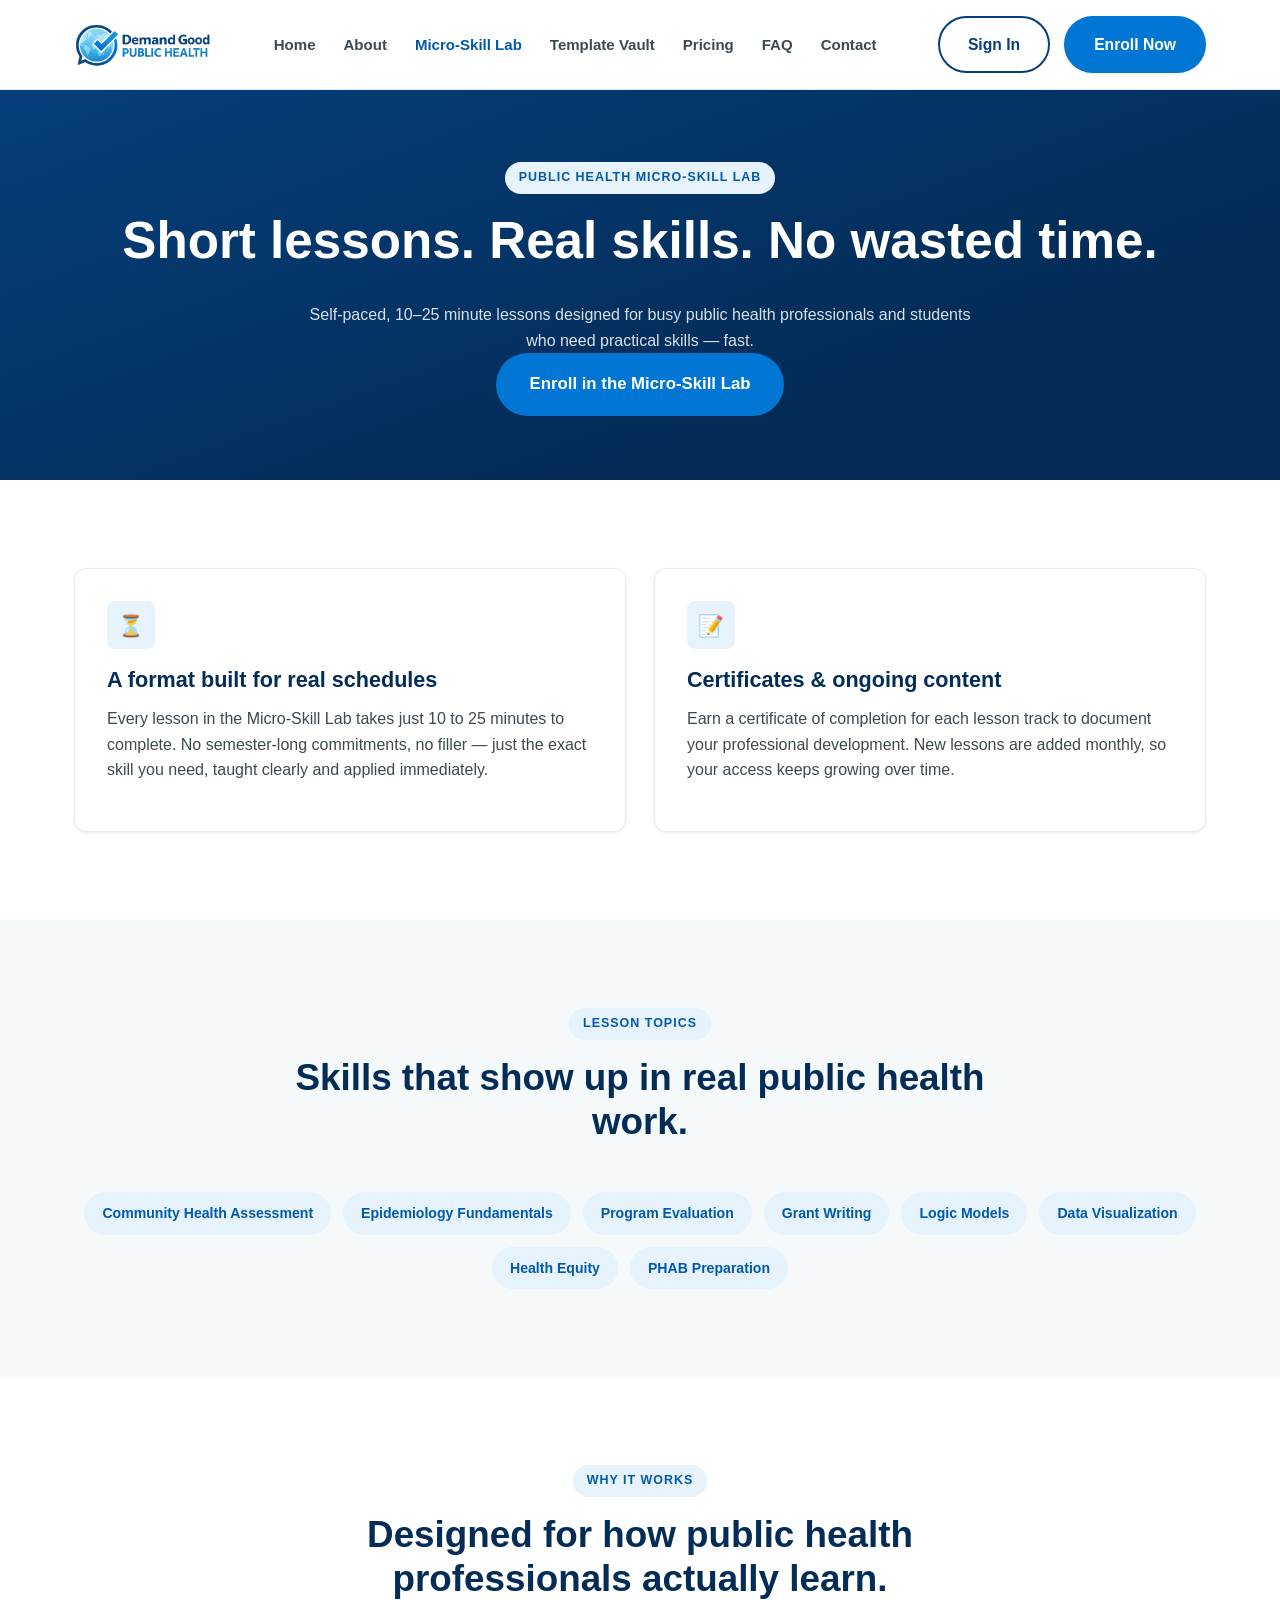
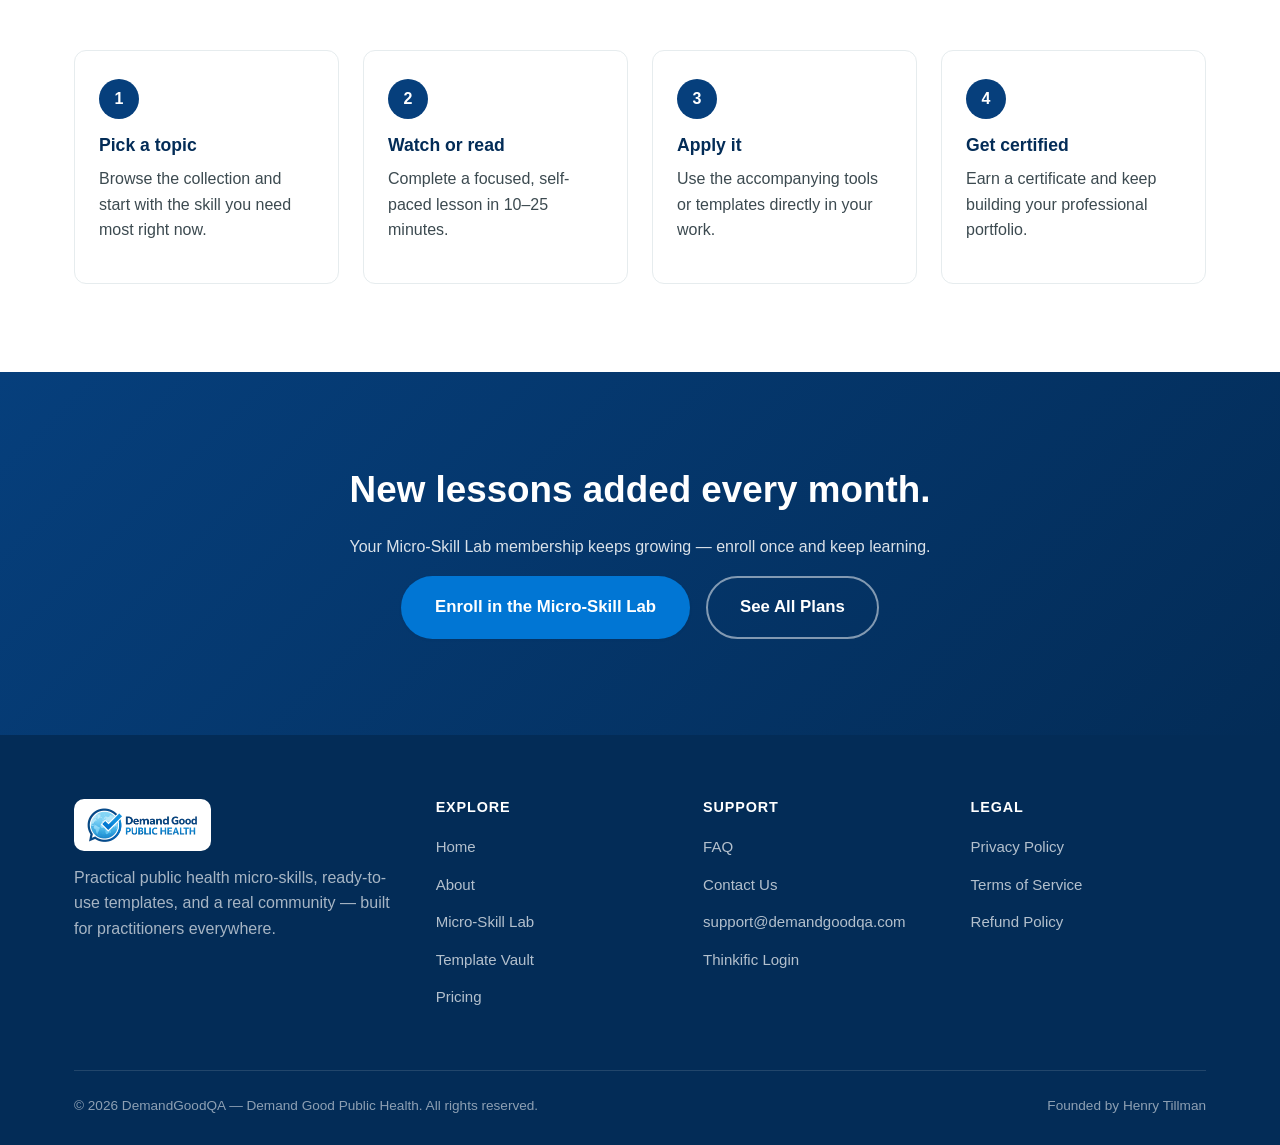
<file: micro-skill-lab.html>
<!doctype html>
<html lang="en">
<head>
  <meta charset="UTF-8" />
  <meta name="viewport" content="width=device-width, initial-scale=1.0" />
  <title>Public Health Micro-Skill Lab | DemandGoodQA</title>
  <meta name="description" content="Self-paced, 10-25 minute public health micro-lessons on community health assessment, epidemiology, program evaluation, grant writing, and more." />
  <meta property="og:title" content="Public Health Micro-Skill Lab | DemandGoodQA" />
  <meta property="og:description" content="Self-paced, 10-25 minute public health micro-lessons on community health assessment, epidemiology, program evaluation, grant writing, and more." />
  <meta property="og:type" content="website" />
  <meta name="theme-color" content="#063f7c" />
  <link rel="icon" type="image/png" href="assets/img/logo-icon.png" />
  <link rel="stylesheet" href="assets/css/style.css" />
</head>
<body>
  <header class="site-header">
    <div class="nav-wrap">
      <a href="index.html" class="brand" aria-label="Demand Good Public Health home"><img src="assets/img/logo.png" alt="Demand Good Public Health" class="brand-logo" /></a>
      <nav aria-label="Primary">
        <ul class="nav-links">
            <li><a href="index.html">Home</a></li>
            <li><a href="about.html">About</a></li>
            <li><a href="micro-skill-lab.html" aria-current="page">Micro-Skill Lab</a></li>
            <li><a href="template-vault.html">Template Vault</a></li>
            <li><a href="pricing.html">Pricing</a></li>
            <li><a href="faq.html">FAQ</a></li>
            <li><a href="contact.html">Contact</a></li>
        </ul>
      </nav>
      <div class="nav-actions">
        <a class="btn btn-outline" href="https://courses.demandgoodqa.com/collections/public-health-micro-skill-lab" target="_blank" rel="noopener">Sign In</a>
        <a class="btn btn-primary" href="https://courses.demandgoodqa.com/collections/public-health-micro-skill-lab" target="_blank" rel="noopener">Enroll Now</a>
        <button class="nav-toggle" data-nav-toggle aria-label="Toggle navigation" aria-expanded="false">
          <span></span><span></span><span></span>
        </button>
      </div>
    </div>
  </header>

  <main>

    <section class="page-hero">
      <div class="container">
        <span class="eyebrow">Public Health Micro-Skill Lab</span>
        <h1>Short lessons. Real skills. No wasted time.</h1>
        <p>Self-paced, 10&ndash;25 minute lessons designed for busy public health professionals and students who need practical skills &mdash; fast.</p>
        <div class="cta-row" style="justify-content:center;">
          <a class="btn btn-primary btn-lg" href="https://courses.demandgoodqa.com/collections/public-health-micro-skill-lab" target="_blank" rel="noopener">Enroll in the Micro-Skill Lab</a>
        </div>
      </div>
    </section>

    <section>
      <div class="container">
        <div class="grid grid-2">
          <div class="card">
            <div class="card-icon">&#9203;</div>
            <h3>A format built for real schedules</h3>
            <p>Every lesson in the Micro-Skill Lab takes just 10 to 25 minutes to complete. No semester-long commitments, no filler &mdash; just the exact skill you need, taught clearly and applied immediately.</p>
          </div>
          <div class="card">
            <div class="card-icon">&#128221;</div>
            <h3>Certificates &amp; ongoing content</h3>
            <p>Earn a certificate of completion for each lesson track to document your professional development. New lessons are added monthly, so your access keeps growing over time.</p>
          </div>
        </div>
      </div>
    </section>

    <section class="section-alt">
      <div class="container">
        <div class="section-head center">
          <span class="eyebrow">Lesson Topics</span>
          <h2>Skills that show up in real public health work.</h2>
        </div>
        <div class="pill-list" style="justify-content:center;">
          <span class="pill">Community Health Assessment</span>
          <span class="pill">Epidemiology Fundamentals</span>
          <span class="pill">Program Evaluation</span>
          <span class="pill">Grant Writing</span>
          <span class="pill">Logic Models</span>
          <span class="pill">Data Visualization</span>
          <span class="pill">Health Equity</span>
          <span class="pill">PHAB Preparation</span>
        </div>
      </div>
    </section>

    <section>
      <div class="container">
        <div class="section-head center">
          <span class="eyebrow">Why It Works</span>
          <h2>Designed for how public health professionals actually learn.</h2>
        </div>
        <div class="steps">
          <div class="step">
            <div class="step-number">1</div>
            <h4>Pick a topic</h4>
            <p>Browse the collection and start with the skill you need most right now.</p>
          </div>
          <div class="step">
            <div class="step-number">2</div>
            <h4>Watch or read</h4>
            <p>Complete a focused, self-paced lesson in 10&ndash;25 minutes.</p>
          </div>
          <div class="step">
            <div class="step-number">3</div>
            <h4>Apply it</h4>
            <p>Use the accompanying tools or templates directly in your work.</p>
          </div>
          <div class="step">
            <div class="step-number">4</div>
            <h4>Get certified</h4>
            <p>Earn a certificate and keep building your professional portfolio.</p>
          </div>
        </div>
      </div>
    </section>

    <section class="section-navy final-cta">
      <div class="container">
        <h2>New lessons added every month.</h2>
        <p>Your Micro-Skill Lab membership keeps growing &mdash; enroll once and keep learning.</p>
        <div class="cta-row">
          <a class="btn btn-primary btn-lg" href="https://courses.demandgoodqa.com/collections/public-health-micro-skill-lab" target="_blank" rel="noopener">Enroll in the Micro-Skill Lab</a>
          <a class="btn btn-secondary btn-lg" href="pricing.html">See All Plans</a>
        </div>
      </div>
    </section>

  </main>
  <footer class="site-footer">
    <div class="container">
      <div class="footer-grid">
        <div class="footer-brand">
          <a href="index.html" class="brand" aria-label="Demand Good Public Health home"><img src="assets/img/logo.png" alt="Demand Good Public Health" class="brand-logo" /></a>
          <p>Practical public health micro-skills, ready-to-use templates, and a real community &mdash; built for practitioners everywhere.</p>
        </div>
        <div class="footer-col">
          <h4>Explore</h4>
          <ul>
            <li><a href="index.html">Home</a></li>
            <li><a href="about.html">About</a></li>
            <li><a href="micro-skill-lab.html">Micro-Skill Lab</a></li>
            <li><a href="template-vault.html">Template Vault</a></li>
            <li><a href="pricing.html">Pricing</a></li>
          </ul>
        </div>
        <div class="footer-col">
          <h4>Support</h4>
          <ul>
            <li><a href="faq.html">FAQ</a></li>
            <li><a href="contact.html">Contact Us</a></li>
            <li><a href="mailto:support@demandgoodqa.com">support@demandgoodqa.com</a></li>
            <li><a href="https://courses.demandgoodqa.com/collections/public-health-micro-skill-lab" target="_blank" rel="noopener">Thinkific Login</a></li>
          </ul>
        </div>
        <div class="footer-col">
          <h4>Legal</h4>
          <ul>
            <li><a href="privacy-policy.html">Privacy Policy</a></li>
            <li><a href="terms-of-service.html">Terms of Service</a></li>
            <li><a href="refund-policy.html">Refund Policy</a></li>
          </ul>
        </div>
      </div>
      <div class="footer-bottom">
        <span>&copy; <span data-current-year>2024</span> DemandGoodQA &mdash; Demand Good Public Health. All rights reserved.</span>
        <span>Founded by Henry Tillman</span>
      </div>
    </div>
  </footer>

  <script src="assets/js/main.js"></script>
</body>
</html>
</file>
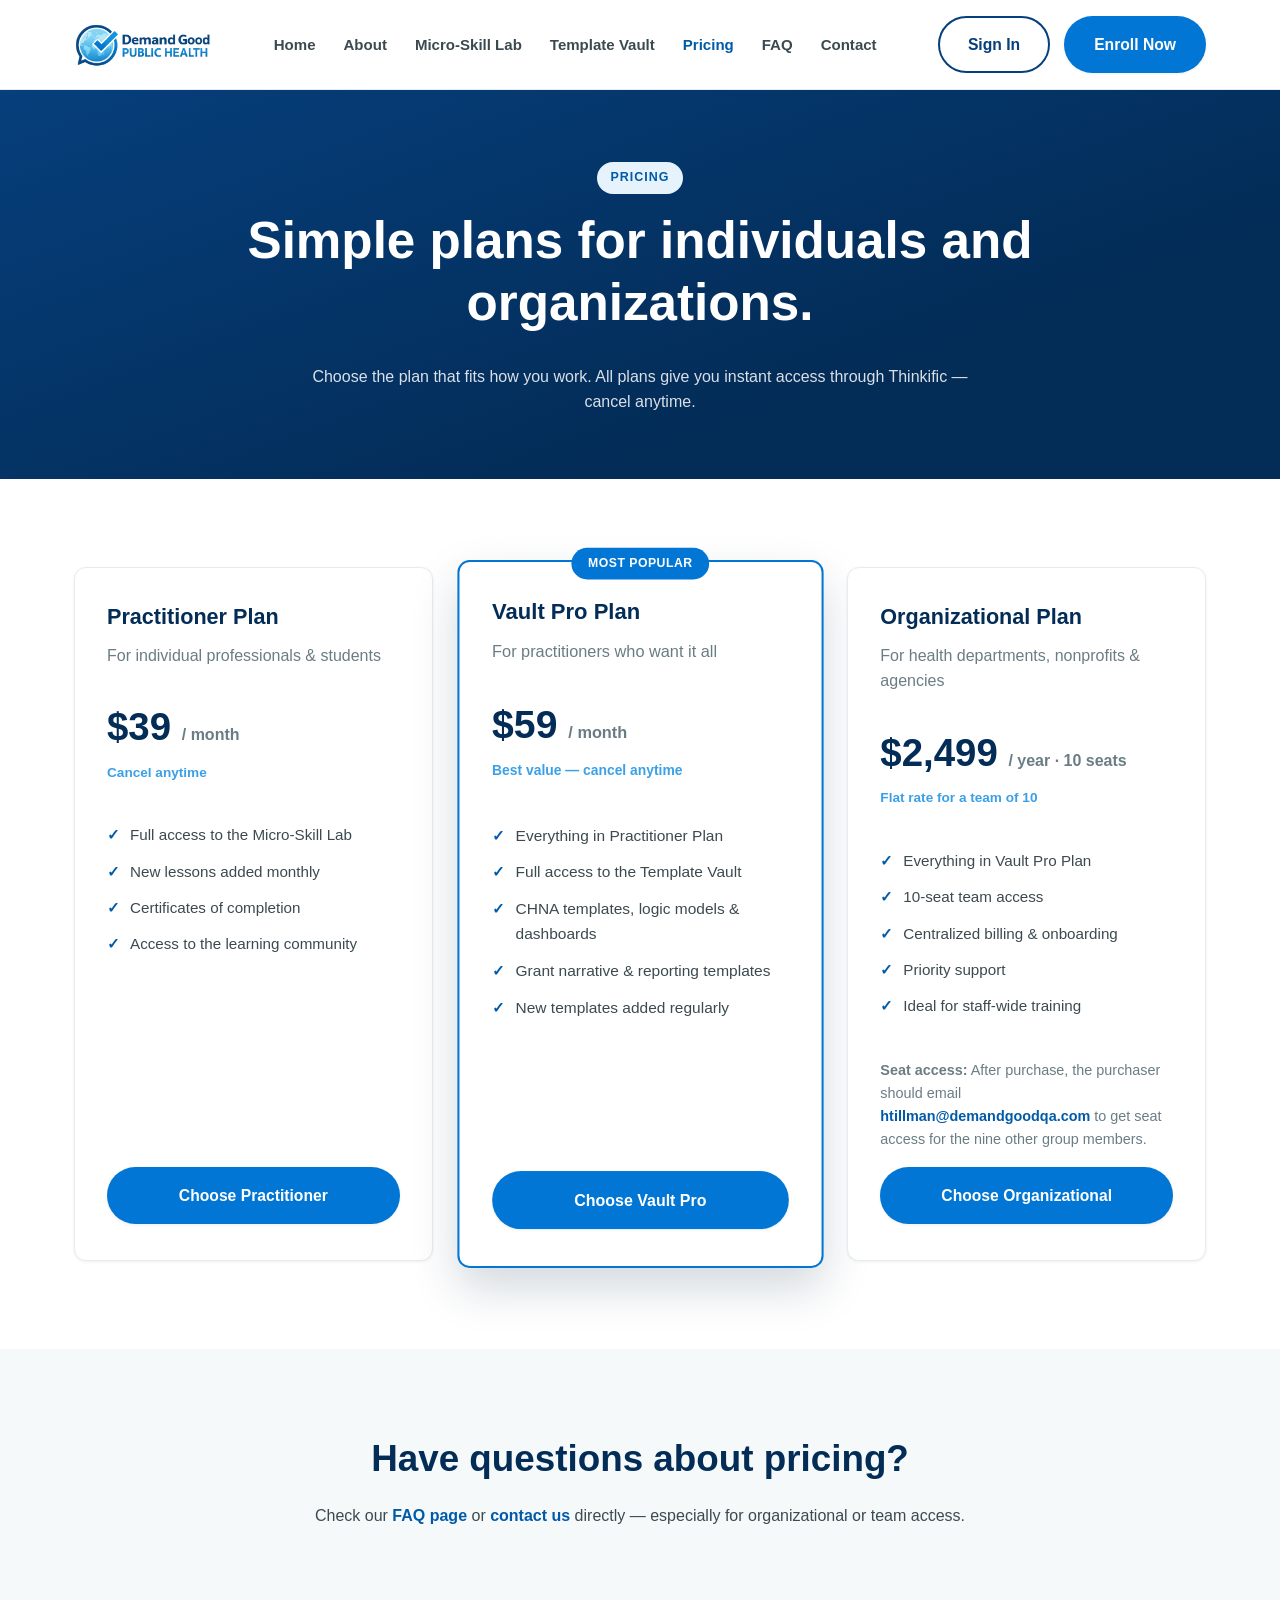
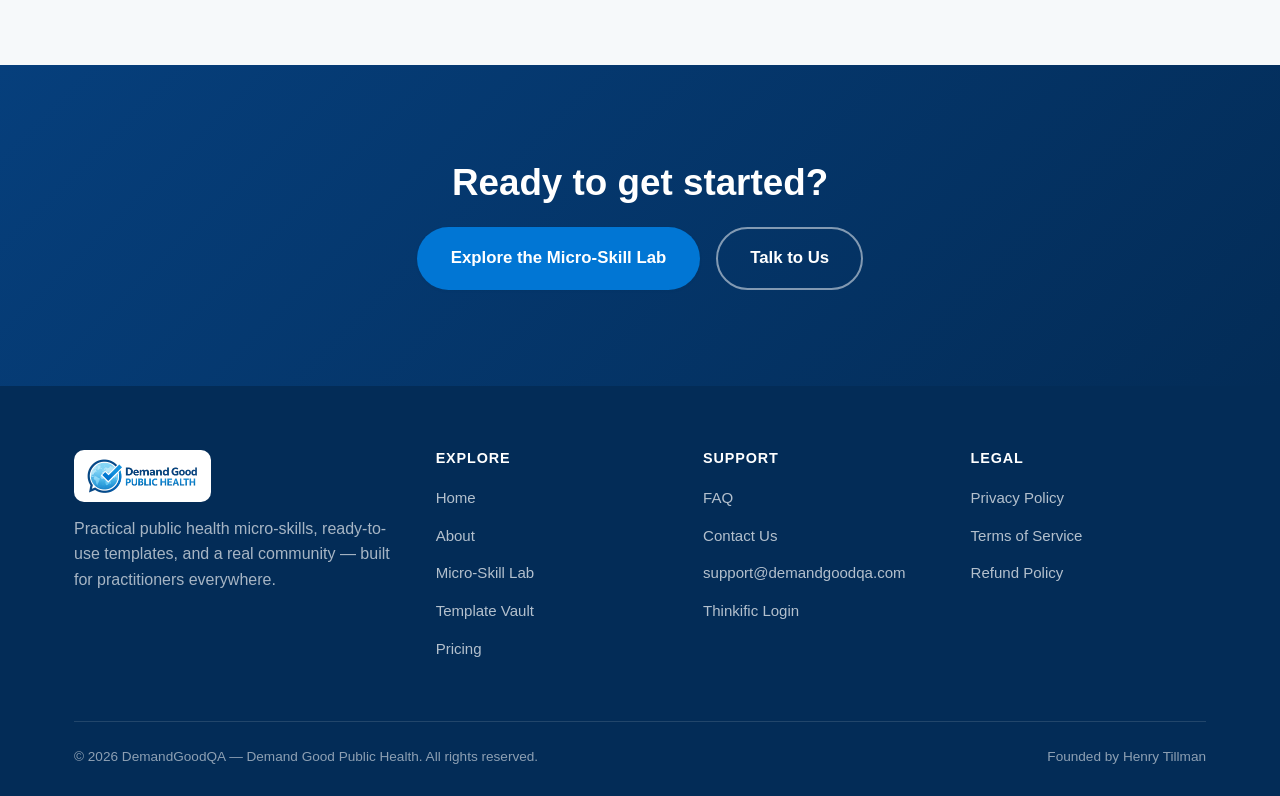
<file: pricing.html>
<!doctype html>
<html lang="en">
<head>
  <meta charset="UTF-8" />
  <meta name="viewport" content="width=device-width, initial-scale=1.0" />
  <title>Pricing &amp; Membership Plans | DemandGoodQA</title>
  <meta name="description" content="Compare DemandGoodQA membership plans: Practitioner, Vault Pro, and Organizational. Save with annual billing. Enroll instantly through Thinkific." />
  <meta property="og:title" content="Pricing &amp; Membership Plans | DemandGoodQA" />
  <meta property="og:description" content="Compare DemandGoodQA membership plans: Practitioner, Vault Pro, and Organizational. Save with annual billing. Enroll instantly through Thinkific." />
  <meta property="og:type" content="website" />
  <meta name="theme-color" content="#063f7c" />
  <link rel="icon" type="image/png" href="assets/img/logo-icon.png" />
  <link rel="stylesheet" href="assets/css/style.css" />
</head>
<body>
  <header class="site-header">
    <div class="nav-wrap">
      <a href="index.html" class="brand" aria-label="Demand Good Public Health home"><img src="assets/img/logo.png" alt="Demand Good Public Health" class="brand-logo" /></a>
      <nav aria-label="Primary">
        <ul class="nav-links">
            <li><a href="index.html">Home</a></li>
            <li><a href="about.html">About</a></li>
            <li><a href="micro-skill-lab.html">Micro-Skill Lab</a></li>
            <li><a href="template-vault.html">Template Vault</a></li>
            <li><a href="pricing.html" aria-current="page">Pricing</a></li>
            <li><a href="faq.html">FAQ</a></li>
            <li><a href="contact.html">Contact</a></li>
        </ul>
      </nav>
      <div class="nav-actions">
        <a class="btn btn-outline" href="https://courses.demandgoodqa.com/collections/public-health-micro-skill-lab" target="_blank" rel="noopener">Sign In</a>
        <a class="btn btn-primary" href="https://courses.demandgoodqa.com/collections/public-health-micro-skill-lab" target="_blank" rel="noopener">Enroll Now</a>
        <button class="nav-toggle" data-nav-toggle aria-label="Toggle navigation" aria-expanded="false">
          <span></span><span></span><span></span>
        </button>
      </div>
    </div>
  </header>

  <main>

    <section class="page-hero">
      <div class="container">
        <span class="eyebrow">Pricing</span>
        <h1>Simple plans for individuals and organizations.</h1>
        <p>Choose the plan that fits how you work. All plans give you instant access through Thinkific &mdash; cancel anytime.</p>
      </div>
    </section>

    <section>
      <div class="container">
        <div class="pricing-grid">
          <div class="price-card">
            <h3>Practitioner Plan</h3>
            <p class="muted">For individual professionals &amp; students</p>
            <div class="price">$39 <span>/ month</span></div>
            <div class="price-savings">Cancel anytime</div>
            <ul>
              <li><span class="check">&#10003;</span> Full access to the Micro-Skill Lab</li>
              <li><span class="check">&#10003;</span> New lessons added monthly</li>
              <li><span class="check">&#10003;</span> Certificates of completion</li>
              <li><span class="check">&#10003;</span> Access to the learning community</li>
            </ul>
            <a class="btn btn-primary btn-block" href="https://courses.demandgoodqa.com/bundles/demand-good-public-health-practitioner-plan" target="_blank" rel="noopener">Choose Practitioner</a>
          </div>

          <div class="price-card featured">
            <span class="price-badge">Most Popular</span>
            <h3>Vault Pro Plan</h3>
            <p class="muted">For practitioners who want it all</p>
            <div class="price">$59 <span>/ month</span></div>
            <div class="price-savings">Best value &mdash; cancel anytime</div>
            <ul>
              <li><span class="check">&#10003;</span> Everything in Practitioner Plan</li>
              <li><span class="check">&#10003;</span> Full access to the Template Vault</li>
              <li><span class="check">&#10003;</span> CHNA templates, logic models &amp; dashboards</li>
              <li><span class="check">&#10003;</span> Grant narrative &amp; reporting templates</li>
              <li><span class="check">&#10003;</span> New templates added regularly</li>
            </ul>
            <a class="btn btn-primary btn-block" href="https://courses.demandgoodqa.com/bundles/demand-good-public-health-vault-pro-plan" target="_blank" rel="noopener">Choose Vault Pro</a>
          </div>

          <div class="price-card">
            <h3>Organizational Plan</h3>
            <p class="muted">For health departments, nonprofits &amp; agencies</p>
            <div class="price">$2,499 <span>/ year &middot; 10 seats</span></div>
            <div class="price-savings">Flat rate for a team of 10</div>
            <ul>
              <li><span class="check">&#10003;</span> Everything in Vault Pro Plan</li>
              <li><span class="check">&#10003;</span> 10-seat team access</li>
              <li><span class="check">&#10003;</span> Centralized billing &amp; onboarding</li>
              <li><span class="check">&#10003;</span> Priority support</li>
              <li><span class="check">&#10003;</span> Ideal for staff-wide training</li>
            </ul>
            <p class="muted" style="font-size:0.9rem; margin:0 0 1rem;"><strong>Seat access:</strong> After purchase, the purchaser should email <a href="mailto:htillman@demandgoodqa.com" style="color:var(--teal-dark); font-weight:700;">htillman@demandgoodqa.com</a> to get seat access for the nine other group members.</p>
            <a class="btn btn-primary btn-block" href="https://courses.demandgoodqa.com/bundles/organizational-plan" target="_blank" rel="noopener">Choose Organizational</a>
          </div>
        </div>
      </div>
    </section>

    <section class="section-alt">
      <div class="container">
        <div class="section-head center">
          <h2>Have questions about pricing?</h2>
          <p>Check our <a href="faq.html" style="color:var(--teal-dark); font-weight:700;">FAQ page</a> or <a href="contact.html" style="color:var(--teal-dark); font-weight:700;">contact us</a> directly &mdash; especially for organizational or team access.</p>
        </div>
      </div>
    </section>

    <section class="section-navy final-cta">
      <div class="container">
        <h2>Ready to get started?</h2>
        <div class="cta-row">
          <a class="btn btn-primary btn-lg" href="https://courses.demandgoodqa.com/collections/public-health-micro-skill-lab" target="_blank" rel="noopener">Explore the Micro-Skill Lab</a>
          <a class="btn btn-secondary btn-lg" href="contact.html">Talk to Us</a>
        </div>
      </div>
    </section>

  </main>
  <footer class="site-footer">
    <div class="container">
      <div class="footer-grid">
        <div class="footer-brand">
          <a href="index.html" class="brand" aria-label="Demand Good Public Health home"><img src="assets/img/logo.png" alt="Demand Good Public Health" class="brand-logo" /></a>
          <p>Practical public health micro-skills, ready-to-use templates, and a real community &mdash; built for practitioners everywhere.</p>
        </div>
        <div class="footer-col">
          <h4>Explore</h4>
          <ul>
            <li><a href="index.html">Home</a></li>
            <li><a href="about.html">About</a></li>
            <li><a href="micro-skill-lab.html">Micro-Skill Lab</a></li>
            <li><a href="template-vault.html">Template Vault</a></li>
            <li><a href="pricing.html">Pricing</a></li>
          </ul>
        </div>
        <div class="footer-col">
          <h4>Support</h4>
          <ul>
            <li><a href="faq.html">FAQ</a></li>
            <li><a href="contact.html">Contact Us</a></li>
            <li><a href="mailto:support@demandgoodqa.com">support@demandgoodqa.com</a></li>
            <li><a href="https://courses.demandgoodqa.com/collections/public-health-micro-skill-lab" target="_blank" rel="noopener">Thinkific Login</a></li>
          </ul>
        </div>
        <div class="footer-col">
          <h4>Legal</h4>
          <ul>
            <li><a href="privacy-policy.html">Privacy Policy</a></li>
            <li><a href="terms-of-service.html">Terms of Service</a></li>
            <li><a href="refund-policy.html">Refund Policy</a></li>
          </ul>
        </div>
      </div>
      <div class="footer-bottom">
        <span>&copy; <span data-current-year>2024</span> DemandGoodQA &mdash; Demand Good Public Health. All rights reserved.</span>
        <span>Founded by Henry Tillman</span>
      </div>
    </div>
  </footer>

  <script src="assets/js/main.js"></script>
</body>
</html>
</file>
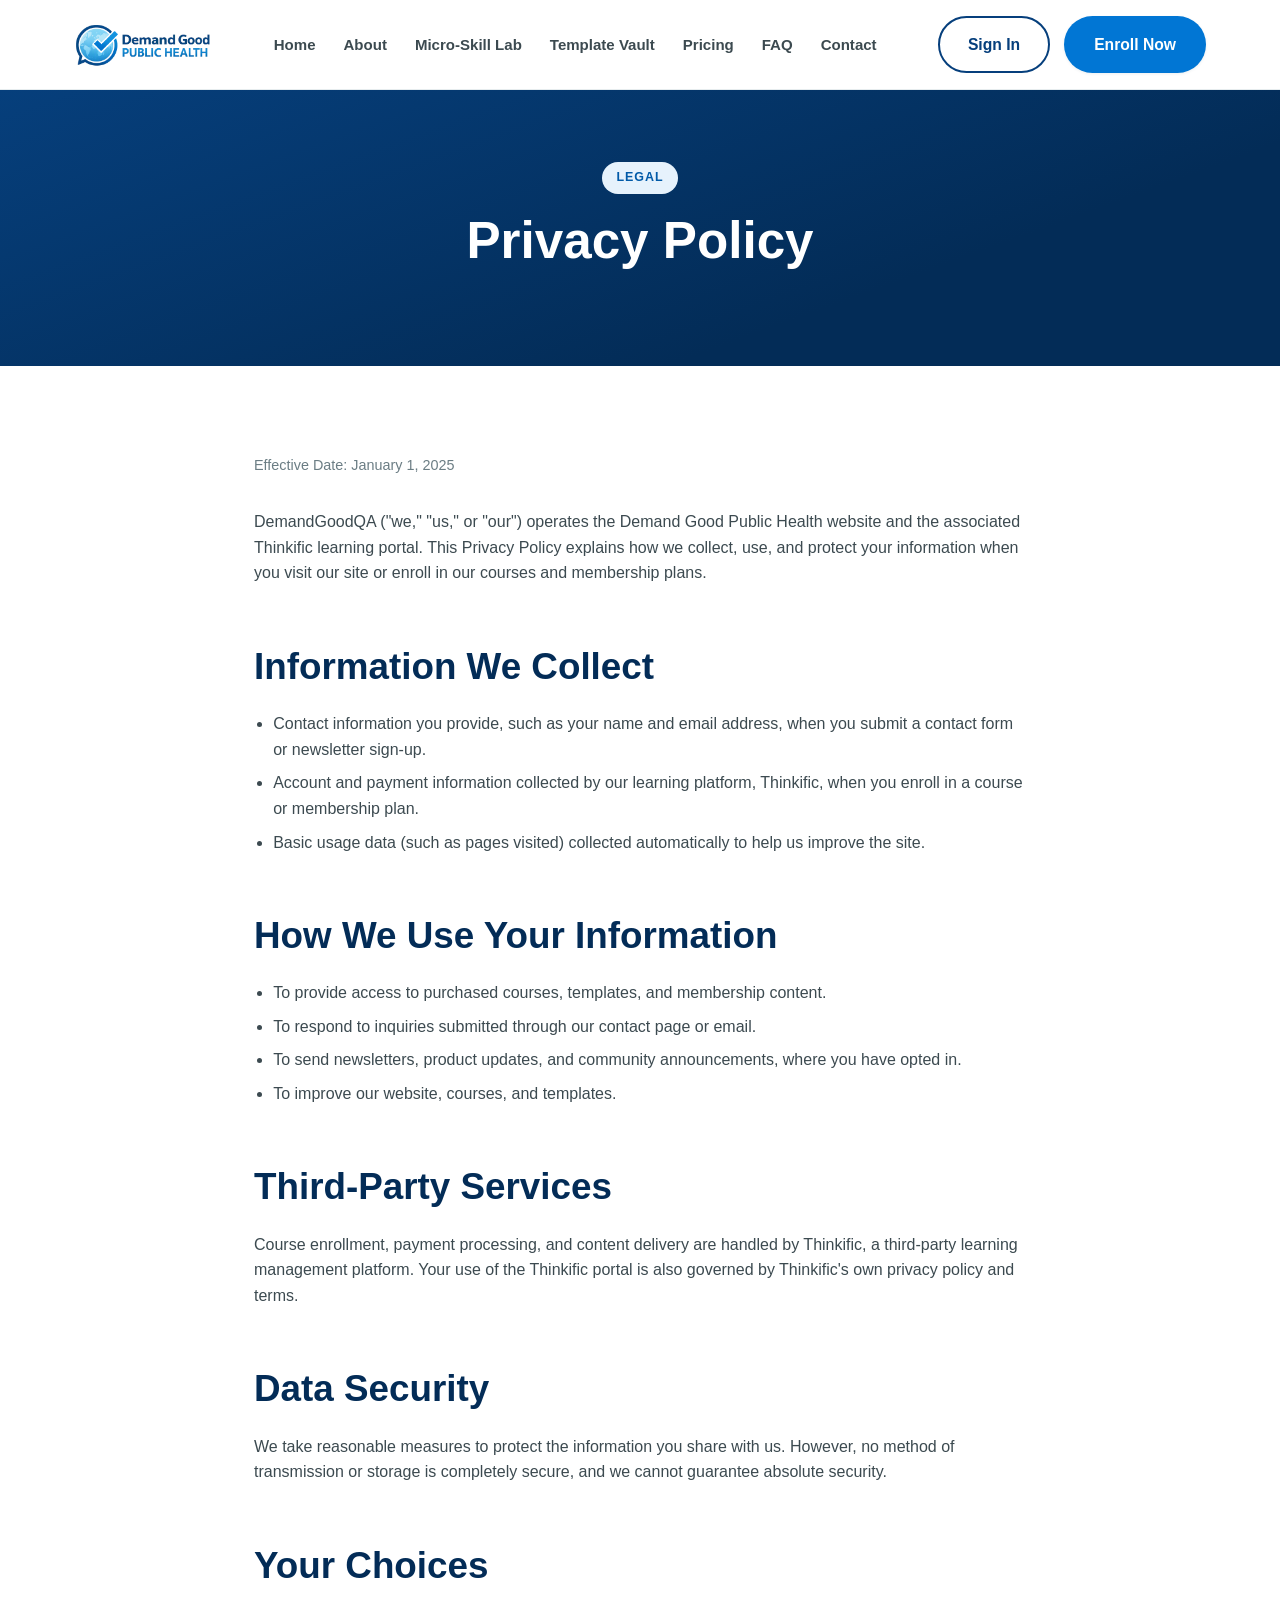
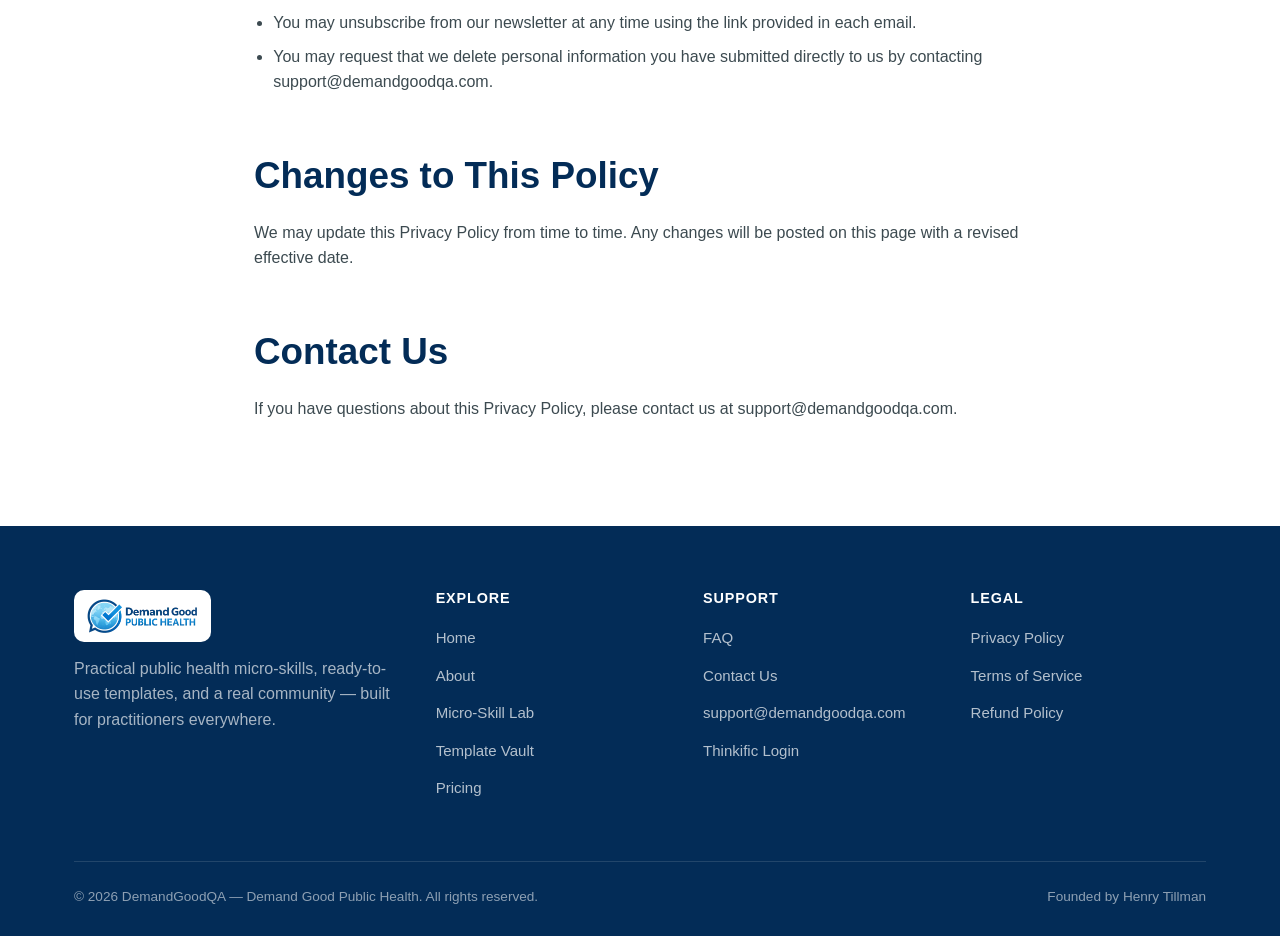
<file: privacy-policy.html>
<!doctype html>
<html lang="en">
<head>
  <meta charset="UTF-8" />
  <meta name="viewport" content="width=device-width, initial-scale=1.0" />
  <title>Privacy Policy | DemandGoodQA</title>
  <meta name="description" content="Read the DemandGoodQA Privacy Policy to understand how we collect, use, and protect your information." />
  <meta property="og:title" content="Privacy Policy | DemandGoodQA" />
  <meta property="og:description" content="Read the DemandGoodQA Privacy Policy to understand how we collect, use, and protect your information." />
  <meta property="og:type" content="website" />
  <meta name="theme-color" content="#063f7c" />
  <link rel="icon" type="image/png" href="assets/img/logo-icon.png" />
  <link rel="stylesheet" href="assets/css/style.css" />
</head>
<body>
  <header class="site-header">
    <div class="nav-wrap">
      <a href="index.html" class="brand" aria-label="Demand Good Public Health home"><img src="assets/img/logo.png" alt="Demand Good Public Health" class="brand-logo" /></a>
      <nav aria-label="Primary">
        <ul class="nav-links">
            <li><a href="index.html">Home</a></li>
            <li><a href="about.html">About</a></li>
            <li><a href="micro-skill-lab.html">Micro-Skill Lab</a></li>
            <li><a href="template-vault.html">Template Vault</a></li>
            <li><a href="pricing.html">Pricing</a></li>
            <li><a href="faq.html">FAQ</a></li>
            <li><a href="contact.html">Contact</a></li>
        </ul>
      </nav>
      <div class="nav-actions">
        <a class="btn btn-outline" href="https://courses.demandgoodqa.com/collections/public-health-micro-skill-lab" target="_blank" rel="noopener">Sign In</a>
        <a class="btn btn-primary" href="https://courses.demandgoodqa.com/collections/public-health-micro-skill-lab" target="_blank" rel="noopener">Enroll Now</a>
        <button class="nav-toggle" data-nav-toggle aria-label="Toggle navigation" aria-expanded="false">
          <span></span><span></span><span></span>
        </button>
      </div>
    </div>
  </header>

  <main>

    <section class="page-hero">
      <div class="container">
        <span class="eyebrow">Legal</span>
        <h1>Privacy Policy</h1>
      </div>
    </section>
    <section>
      <div class="container legal-content">
        <p class="legal-updated">Effective Date: January 1, 2025</p>
        <p>DemandGoodQA ("we," "us," or "our") operates the Demand Good Public Health website and the associated Thinkific learning portal. This Privacy Policy explains how we collect, use, and protect your information when you visit our site or enroll in our courses and membership plans.</p>

        <h2>Information We Collect</h2>
        <ul>
          <li>Contact information you provide, such as your name and email address, when you submit a contact form or newsletter sign-up.</li>
          <li>Account and payment information collected by our learning platform, Thinkific, when you enroll in a course or membership plan.</li>
          <li>Basic usage data (such as pages visited) collected automatically to help us improve the site.</li>
        </ul>

        <h2>How We Use Your Information</h2>
        <ul>
          <li>To provide access to purchased courses, templates, and membership content.</li>
          <li>To respond to inquiries submitted through our contact page or email.</li>
          <li>To send newsletters, product updates, and community announcements, where you have opted in.</li>
          <li>To improve our website, courses, and templates.</li>
        </ul>

        <h2>Third-Party Services</h2>
        <p>Course enrollment, payment processing, and content delivery are handled by Thinkific, a third-party learning management platform. Your use of the Thinkific portal is also governed by Thinkific's own privacy policy and terms.</p>

        <h2>Data Security</h2>
        <p>We take reasonable measures to protect the information you share with us. However, no method of transmission or storage is completely secure, and we cannot guarantee absolute security.</p>

        <h2>Your Choices</h2>
        <ul>
          <li>You may unsubscribe from our newsletter at any time using the link provided in each email.</li>
          <li>You may request that we delete personal information you have submitted directly to us by contacting <a href="mailto:support@demandgoodqa.com">support@demandgoodqa.com</a>.</li>
        </ul>

        <h2>Changes to This Policy</h2>
        <p>We may update this Privacy Policy from time to time. Any changes will be posted on this page with a revised effective date.</p>

        <h2>Contact Us</h2>
        <p>If you have questions about this Privacy Policy, please contact us at <a href="mailto:support@demandgoodqa.com">support@demandgoodqa.com</a>.</p>
      </div>
    </section>

  </main>
  <footer class="site-footer">
    <div class="container">
      <div class="footer-grid">
        <div class="footer-brand">
          <a href="index.html" class="brand" aria-label="Demand Good Public Health home"><img src="assets/img/logo.png" alt="Demand Good Public Health" class="brand-logo" /></a>
          <p>Practical public health micro-skills, ready-to-use templates, and a real community &mdash; built for practitioners everywhere.</p>
        </div>
        <div class="footer-col">
          <h4>Explore</h4>
          <ul>
            <li><a href="index.html">Home</a></li>
            <li><a href="about.html">About</a></li>
            <li><a href="micro-skill-lab.html">Micro-Skill Lab</a></li>
            <li><a href="template-vault.html">Template Vault</a></li>
            <li><a href="pricing.html">Pricing</a></li>
          </ul>
        </div>
        <div class="footer-col">
          <h4>Support</h4>
          <ul>
            <li><a href="faq.html">FAQ</a></li>
            <li><a href="contact.html">Contact Us</a></li>
            <li><a href="mailto:support@demandgoodqa.com">support@demandgoodqa.com</a></li>
            <li><a href="https://courses.demandgoodqa.com/collections/public-health-micro-skill-lab" target="_blank" rel="noopener">Thinkific Login</a></li>
          </ul>
        </div>
        <div class="footer-col">
          <h4>Legal</h4>
          <ul>
            <li><a href="privacy-policy.html">Privacy Policy</a></li>
            <li><a href="terms-of-service.html">Terms of Service</a></li>
            <li><a href="refund-policy.html">Refund Policy</a></li>
          </ul>
        </div>
      </div>
      <div class="footer-bottom">
        <span>&copy; <span data-current-year>2024</span> DemandGoodQA &mdash; Demand Good Public Health. All rights reserved.</span>
        <span>Founded by Henry Tillman</span>
      </div>
    </div>
  </footer>

  <script src="assets/js/main.js"></script>
</body>
</html>
</file>
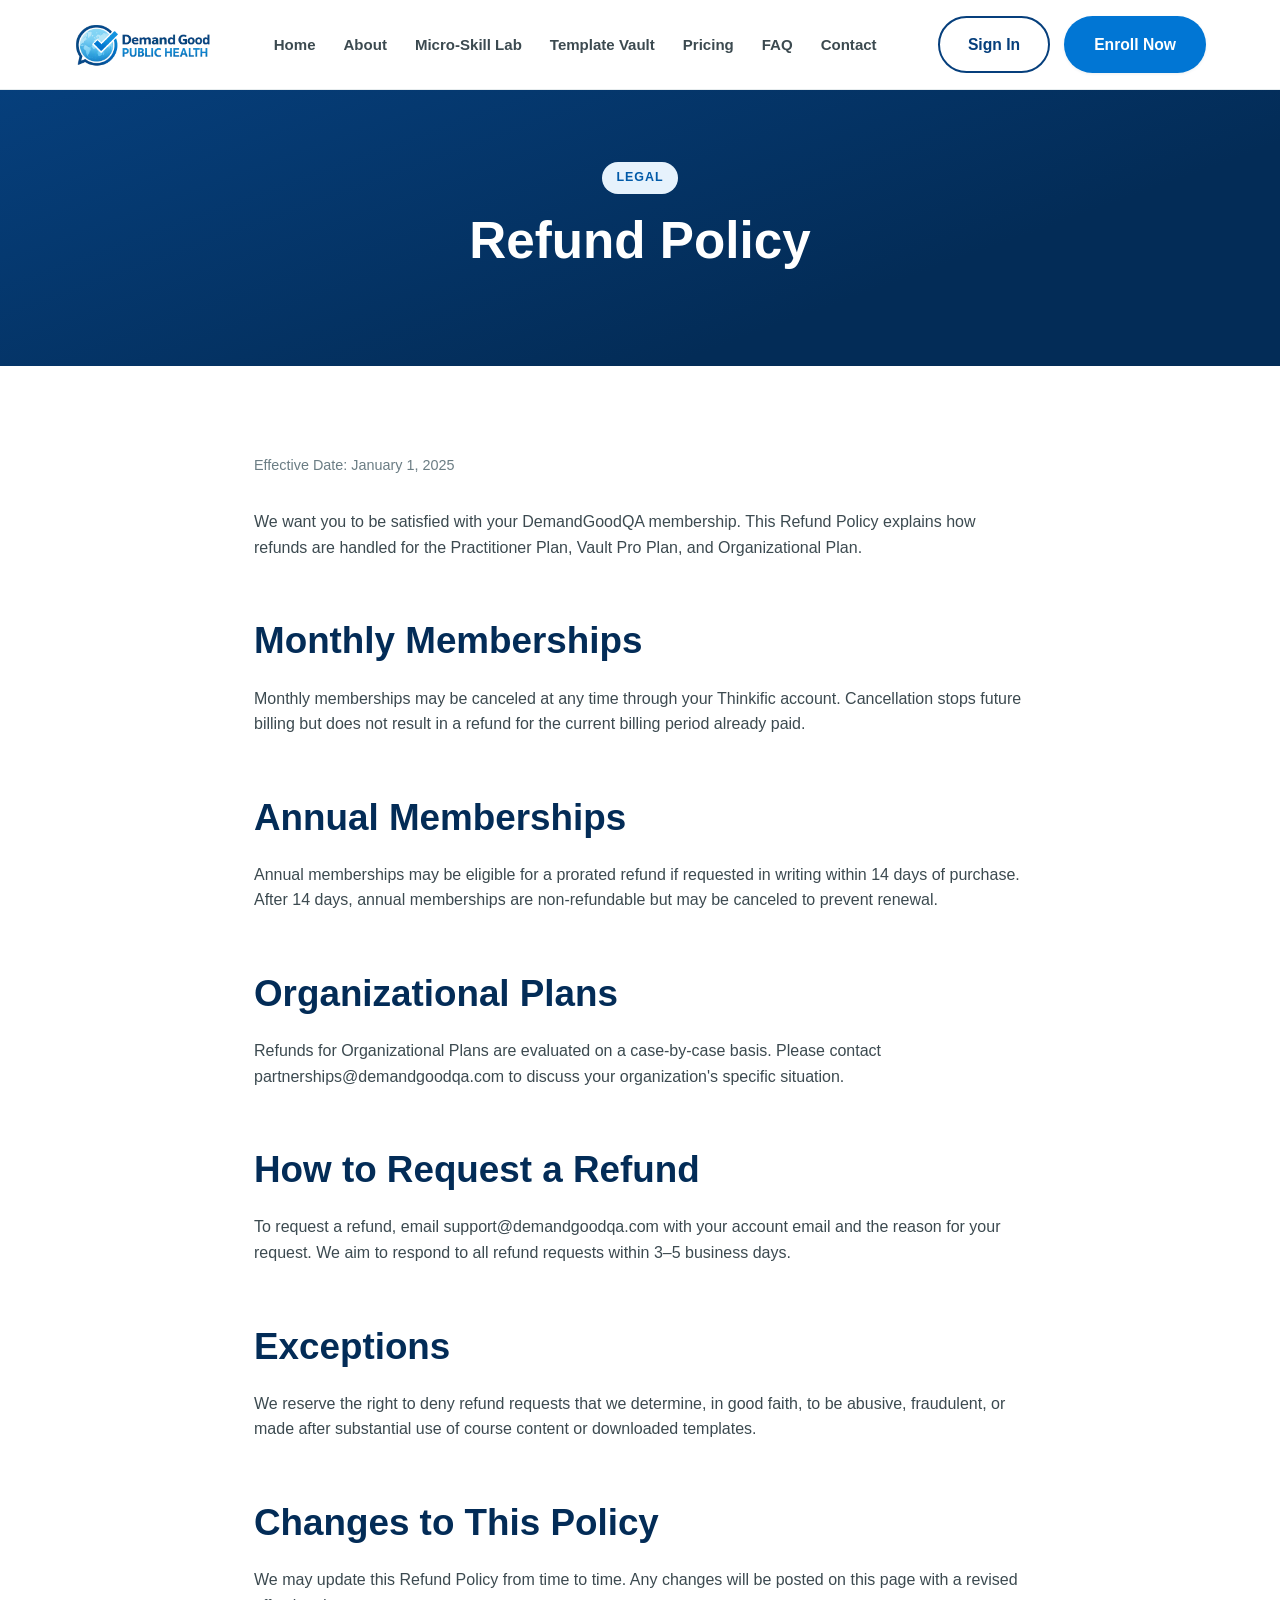
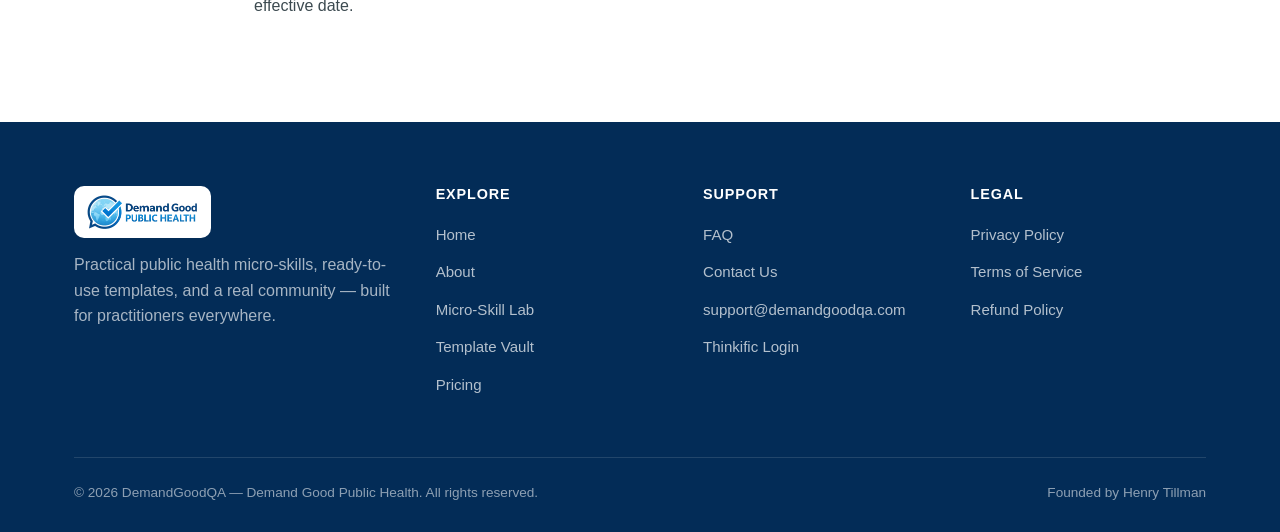
<file: refund-policy.html>
<!doctype html>
<html lang="en">
<head>
  <meta charset="UTF-8" />
  <meta name="viewport" content="width=device-width, initial-scale=1.0" />
  <title>Refund Policy | DemandGoodQA</title>
  <meta name="description" content="Read the DemandGoodQA Refund Policy for monthly, annual, and organizational membership plans." />
  <meta property="og:title" content="Refund Policy | DemandGoodQA" />
  <meta property="og:description" content="Read the DemandGoodQA Refund Policy for monthly, annual, and organizational membership plans." />
  <meta property="og:type" content="website" />
  <meta name="theme-color" content="#063f7c" />
  <link rel="icon" type="image/png" href="assets/img/logo-icon.png" />
  <link rel="stylesheet" href="assets/css/style.css" />
</head>
<body>
  <header class="site-header">
    <div class="nav-wrap">
      <a href="index.html" class="brand" aria-label="Demand Good Public Health home"><img src="assets/img/logo.png" alt="Demand Good Public Health" class="brand-logo" /></a>
      <nav aria-label="Primary">
        <ul class="nav-links">
            <li><a href="index.html">Home</a></li>
            <li><a href="about.html">About</a></li>
            <li><a href="micro-skill-lab.html">Micro-Skill Lab</a></li>
            <li><a href="template-vault.html">Template Vault</a></li>
            <li><a href="pricing.html">Pricing</a></li>
            <li><a href="faq.html">FAQ</a></li>
            <li><a href="contact.html">Contact</a></li>
        </ul>
      </nav>
      <div class="nav-actions">
        <a class="btn btn-outline" href="https://courses.demandgoodqa.com/collections/public-health-micro-skill-lab" target="_blank" rel="noopener">Sign In</a>
        <a class="btn btn-primary" href="https://courses.demandgoodqa.com/collections/public-health-micro-skill-lab" target="_blank" rel="noopener">Enroll Now</a>
        <button class="nav-toggle" data-nav-toggle aria-label="Toggle navigation" aria-expanded="false">
          <span></span><span></span><span></span>
        </button>
      </div>
    </div>
  </header>

  <main>

    <section class="page-hero">
      <div class="container">
        <span class="eyebrow">Legal</span>
        <h1>Refund Policy</h1>
      </div>
    </section>
    <section>
      <div class="container legal-content">
        <p class="legal-updated">Effective Date: January 1, 2025</p>
        <p>We want you to be satisfied with your DemandGoodQA membership. This Refund Policy explains how refunds are handled for the Practitioner Plan, Vault Pro Plan, and Organizational Plan.</p>

        <h2>Monthly Memberships</h2>
        <p>Monthly memberships may be canceled at any time through your Thinkific account. Cancellation stops future billing but does not result in a refund for the current billing period already paid.</p>

        <h2>Annual Memberships</h2>
        <p>Annual memberships may be eligible for a prorated refund if requested in writing within 14 days of purchase. After 14 days, annual memberships are non-refundable but may be canceled to prevent renewal.</p>

        <h2>Organizational Plans</h2>
        <p>Refunds for Organizational Plans are evaluated on a case-by-case basis. Please contact <a href="mailto:partnerships@demandgoodqa.com">partnerships@demandgoodqa.com</a> to discuss your organization's specific situation.</p>

        <h2>How to Request a Refund</h2>
        <p>To request a refund, email <a href="mailto:support@demandgoodqa.com">support@demandgoodqa.com</a> with your account email and the reason for your request. We aim to respond to all refund requests within 3&ndash;5 business days.</p>

        <h2>Exceptions</h2>
        <p>We reserve the right to deny refund requests that we determine, in good faith, to be abusive, fraudulent, or made after substantial use of course content or downloaded templates.</p>

        <h2>Changes to This Policy</h2>
        <p>We may update this Refund Policy from time to time. Any changes will be posted on this page with a revised effective date.</p>
      </div>
    </section>

  </main>
  <footer class="site-footer">
    <div class="container">
      <div class="footer-grid">
        <div class="footer-brand">
          <a href="index.html" class="brand" aria-label="Demand Good Public Health home"><img src="assets/img/logo.png" alt="Demand Good Public Health" class="brand-logo" /></a>
          <p>Practical public health micro-skills, ready-to-use templates, and a real community &mdash; built for practitioners everywhere.</p>
        </div>
        <div class="footer-col">
          <h4>Explore</h4>
          <ul>
            <li><a href="index.html">Home</a></li>
            <li><a href="about.html">About</a></li>
            <li><a href="micro-skill-lab.html">Micro-Skill Lab</a></li>
            <li><a href="template-vault.html">Template Vault</a></li>
            <li><a href="pricing.html">Pricing</a></li>
          </ul>
        </div>
        <div class="footer-col">
          <h4>Support</h4>
          <ul>
            <li><a href="faq.html">FAQ</a></li>
            <li><a href="contact.html">Contact Us</a></li>
            <li><a href="mailto:support@demandgoodqa.com">support@demandgoodqa.com</a></li>
            <li><a href="https://courses.demandgoodqa.com/collections/public-health-micro-skill-lab" target="_blank" rel="noopener">Thinkific Login</a></li>
          </ul>
        </div>
        <div class="footer-col">
          <h4>Legal</h4>
          <ul>
            <li><a href="privacy-policy.html">Privacy Policy</a></li>
            <li><a href="terms-of-service.html">Terms of Service</a></li>
            <li><a href="refund-policy.html">Refund Policy</a></li>
          </ul>
        </div>
      </div>
      <div class="footer-bottom">
        <span>&copy; <span data-current-year>2024</span> DemandGoodQA &mdash; Demand Good Public Health. All rights reserved.</span>
        <span>Founded by Henry Tillman</span>
      </div>
    </div>
  </footer>

  <script src="assets/js/main.js"></script>
</body>
</html>
</file>
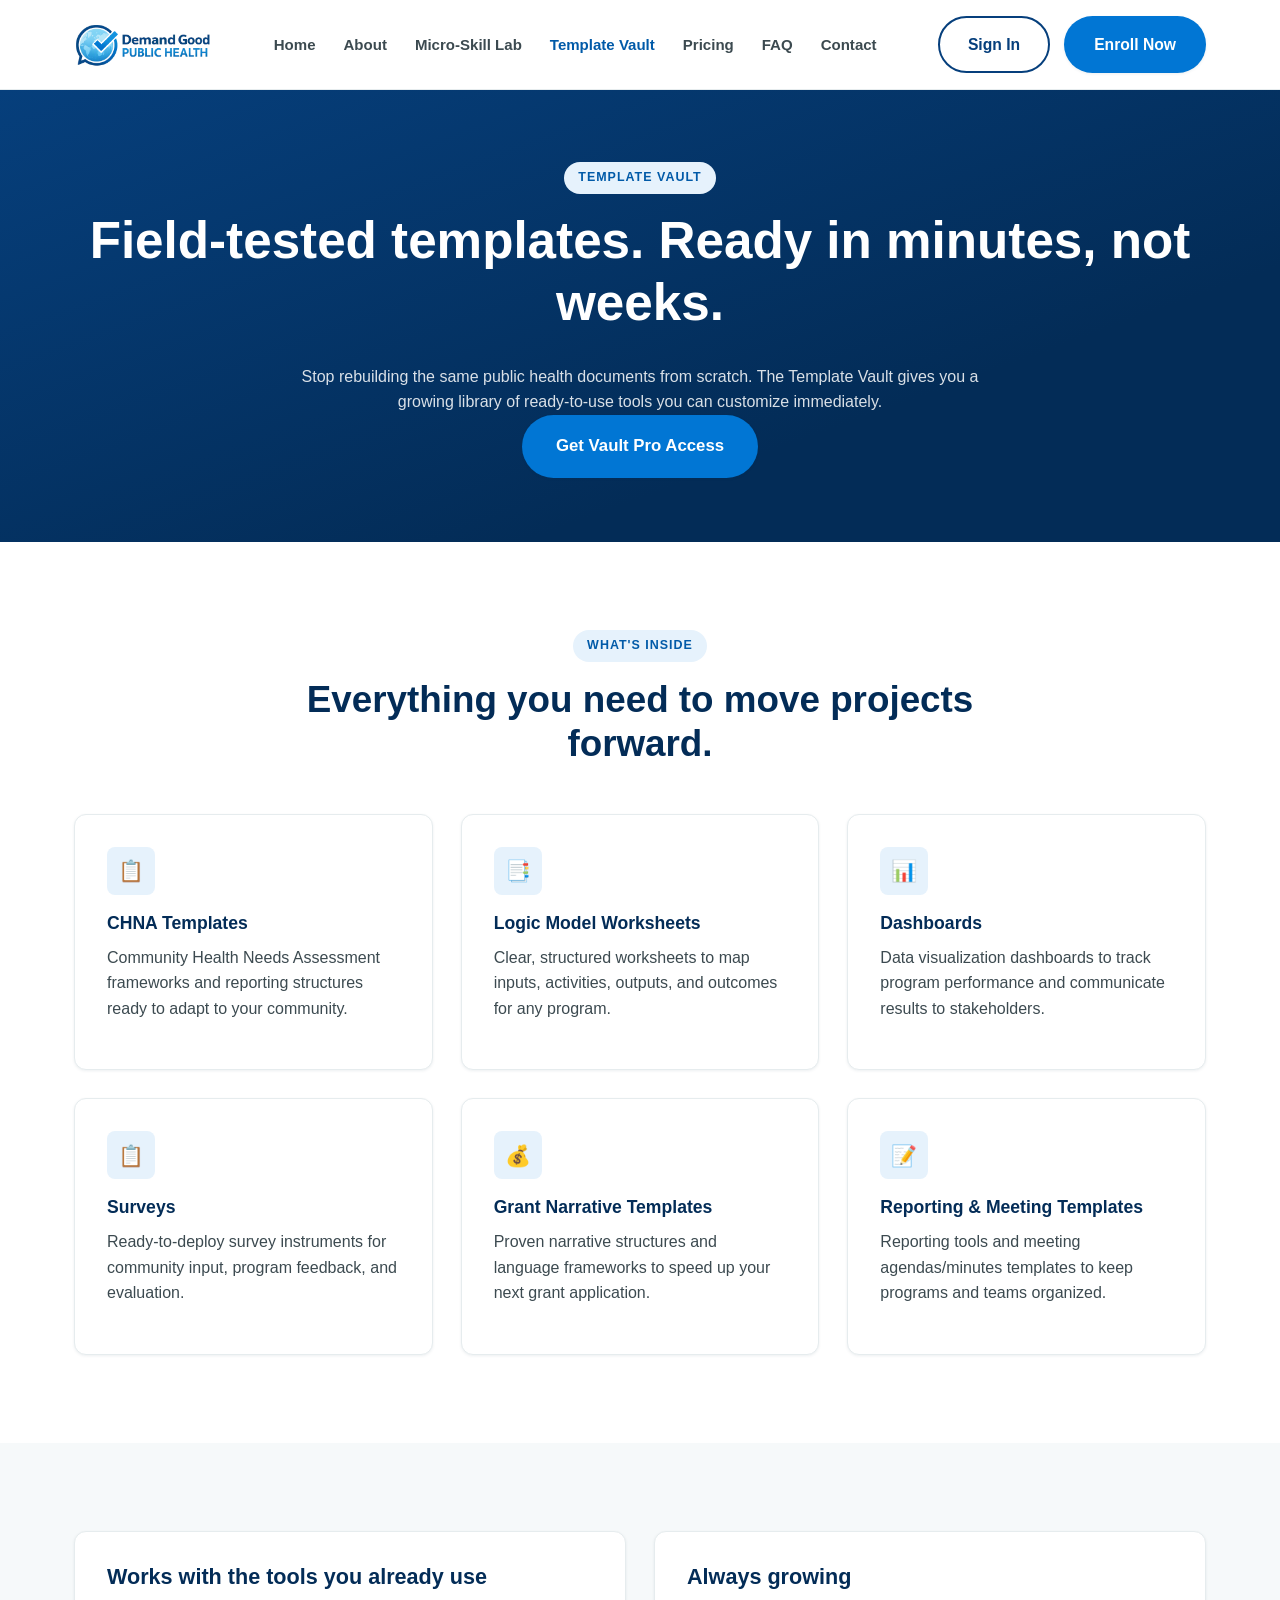
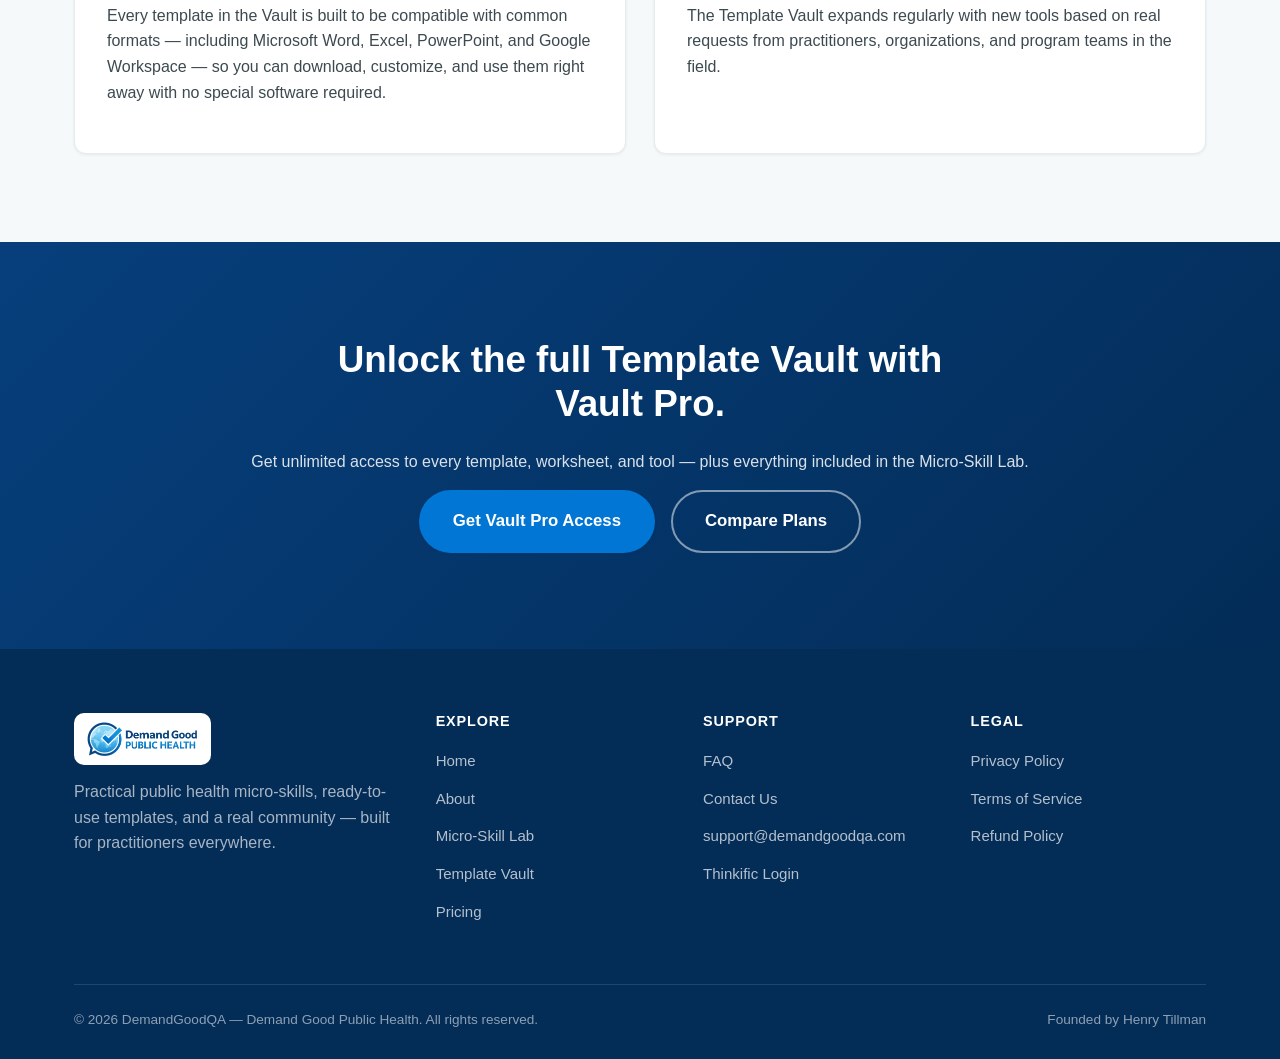
<file: template-vault.html>
<!doctype html>
<html lang="en">
<head>
  <meta charset="UTF-8" />
  <meta name="viewport" content="width=device-width, initial-scale=1.0" />
  <title>Template Vault | DemandGoodQA Public Health Tools</title>
  <meta name="description" content="Access field-tested public health templates including CHNA templates, logic model worksheets, dashboards, surveys, grant narratives, and more." />
  <meta property="og:title" content="Template Vault | DemandGoodQA Public Health Tools" />
  <meta property="og:description" content="Access field-tested public health templates including CHNA templates, logic model worksheets, dashboards, surveys, grant narratives, and more." />
  <meta property="og:type" content="website" />
  <meta name="theme-color" content="#063f7c" />
  <link rel="icon" type="image/png" href="assets/img/logo-icon.png" />
  <link rel="stylesheet" href="assets/css/style.css" />
</head>
<body>
  <header class="site-header">
    <div class="nav-wrap">
      <a href="index.html" class="brand" aria-label="Demand Good Public Health home"><img src="assets/img/logo.png" alt="Demand Good Public Health" class="brand-logo" /></a>
      <nav aria-label="Primary">
        <ul class="nav-links">
            <li><a href="index.html">Home</a></li>
            <li><a href="about.html">About</a></li>
            <li><a href="micro-skill-lab.html">Micro-Skill Lab</a></li>
            <li><a href="template-vault.html" aria-current="page">Template Vault</a></li>
            <li><a href="pricing.html">Pricing</a></li>
            <li><a href="faq.html">FAQ</a></li>
            <li><a href="contact.html">Contact</a></li>
        </ul>
      </nav>
      <div class="nav-actions">
        <a class="btn btn-outline" href="https://courses.demandgoodqa.com/collections/public-health-micro-skill-lab" target="_blank" rel="noopener">Sign In</a>
        <a class="btn btn-primary" href="https://courses.demandgoodqa.com/collections/public-health-micro-skill-lab" target="_blank" rel="noopener">Enroll Now</a>
        <button class="nav-toggle" data-nav-toggle aria-label="Toggle navigation" aria-expanded="false">
          <span></span><span></span><span></span>
        </button>
      </div>
    </div>
  </header>

  <main>

    <section class="page-hero">
      <div class="container">
        <span class="eyebrow">Template Vault</span>
        <h1>Field-tested templates. Ready in minutes, not weeks.</h1>
        <p>Stop rebuilding the same public health documents from scratch. The Template Vault gives you a growing library of ready-to-use tools you can customize immediately.</p>
        <div class="cta-row" style="justify-content:center;">
          <a class="btn btn-primary btn-lg" href="https://courses.demandgoodqa.com/bundles/demand-good-public-health-vault-pro-plan" target="_blank" rel="noopener">Get Vault Pro Access</a>
        </div>
      </div>
    </section>

    <section>
      <div class="container">
        <div class="section-head center">
          <span class="eyebrow">What's Inside</span>
          <h2>Everything you need to move projects forward.</h2>
        </div>
        <div class="grid grid-3">
          <div class="card">
            <div class="card-icon">&#128203;</div>
            <h4>CHNA Templates</h4>
            <p>Community Health Needs Assessment frameworks and reporting structures ready to adapt to your community.</p>
          </div>
          <div class="card">
            <div class="card-icon">&#128209;</div>
            <h4>Logic Model Worksheets</h4>
            <p>Clear, structured worksheets to map inputs, activities, outputs, and outcomes for any program.</p>
          </div>
          <div class="card">
            <div class="card-icon">&#128202;</div>
            <h4>Dashboards</h4>
            <p>Data visualization dashboards to track program performance and communicate results to stakeholders.</p>
          </div>
          <div class="card">
            <div class="card-icon">&#128203;</div>
            <h4>Surveys</h4>
            <p>Ready-to-deploy survey instruments for community input, program feedback, and evaluation.</p>
          </div>
          <div class="card">
            <div class="card-icon">&#128176;</div>
            <h4>Grant Narrative Templates</h4>
            <p>Proven narrative structures and language frameworks to speed up your next grant application.</p>
          </div>
          <div class="card">
            <div class="card-icon">&#128221;</div>
            <h4>Reporting &amp; Meeting Templates</h4>
            <p>Reporting tools and meeting agendas/minutes templates to keep programs and teams organized.</p>
          </div>
        </div>
      </div>
    </section>

    <section class="section-alt">
      <div class="container">
        <div class="grid grid-2">
          <div class="card">
            <h3>Works with the tools you already use</h3>
            <p>Every template in the Vault is built to be compatible with common formats &mdash; including Microsoft Word, Excel, PowerPoint, and Google Workspace &mdash; so you can download, customize, and use them right away with no special software required.</p>
          </div>
          <div class="card">
            <h3>Always growing</h3>
            <p>The Template Vault expands regularly with new tools based on real requests from practitioners, organizations, and program teams in the field.</p>
          </div>
        </div>
      </div>
    </section>

    <section class="section-navy final-cta">
      <div class="container">
        <h2>Unlock the full Template Vault with Vault Pro.</h2>
        <p>Get unlimited access to every template, worksheet, and tool &mdash; plus everything included in the Micro-Skill Lab.</p>
        <div class="cta-row">
          <a class="btn btn-primary btn-lg" href="https://courses.demandgoodqa.com/bundles/demand-good-public-health-vault-pro-plan" target="_blank" rel="noopener">Get Vault Pro Access</a>
          <a class="btn btn-secondary btn-lg" href="pricing.html">Compare Plans</a>
        </div>
      </div>
    </section>

  </main>
  <footer class="site-footer">
    <div class="container">
      <div class="footer-grid">
        <div class="footer-brand">
          <a href="index.html" class="brand" aria-label="Demand Good Public Health home"><img src="assets/img/logo.png" alt="Demand Good Public Health" class="brand-logo" /></a>
          <p>Practical public health micro-skills, ready-to-use templates, and a real community &mdash; built for practitioners everywhere.</p>
        </div>
        <div class="footer-col">
          <h4>Explore</h4>
          <ul>
            <li><a href="index.html">Home</a></li>
            <li><a href="about.html">About</a></li>
            <li><a href="micro-skill-lab.html">Micro-Skill Lab</a></li>
            <li><a href="template-vault.html">Template Vault</a></li>
            <li><a href="pricing.html">Pricing</a></li>
          </ul>
        </div>
        <div class="footer-col">
          <h4>Support</h4>
          <ul>
            <li><a href="faq.html">FAQ</a></li>
            <li><a href="contact.html">Contact Us</a></li>
            <li><a href="mailto:support@demandgoodqa.com">support@demandgoodqa.com</a></li>
            <li><a href="https://courses.demandgoodqa.com/collections/public-health-micro-skill-lab" target="_blank" rel="noopener">Thinkific Login</a></li>
          </ul>
        </div>
        <div class="footer-col">
          <h4>Legal</h4>
          <ul>
            <li><a href="privacy-policy.html">Privacy Policy</a></li>
            <li><a href="terms-of-service.html">Terms of Service</a></li>
            <li><a href="refund-policy.html">Refund Policy</a></li>
          </ul>
        </div>
      </div>
      <div class="footer-bottom">
        <span>&copy; <span data-current-year>2024</span> DemandGoodQA &mdash; Demand Good Public Health. All rights reserved.</span>
        <span>Founded by Henry Tillman</span>
      </div>
    </div>
  </footer>

  <script src="assets/js/main.js"></script>
</body>
</html>
</file>
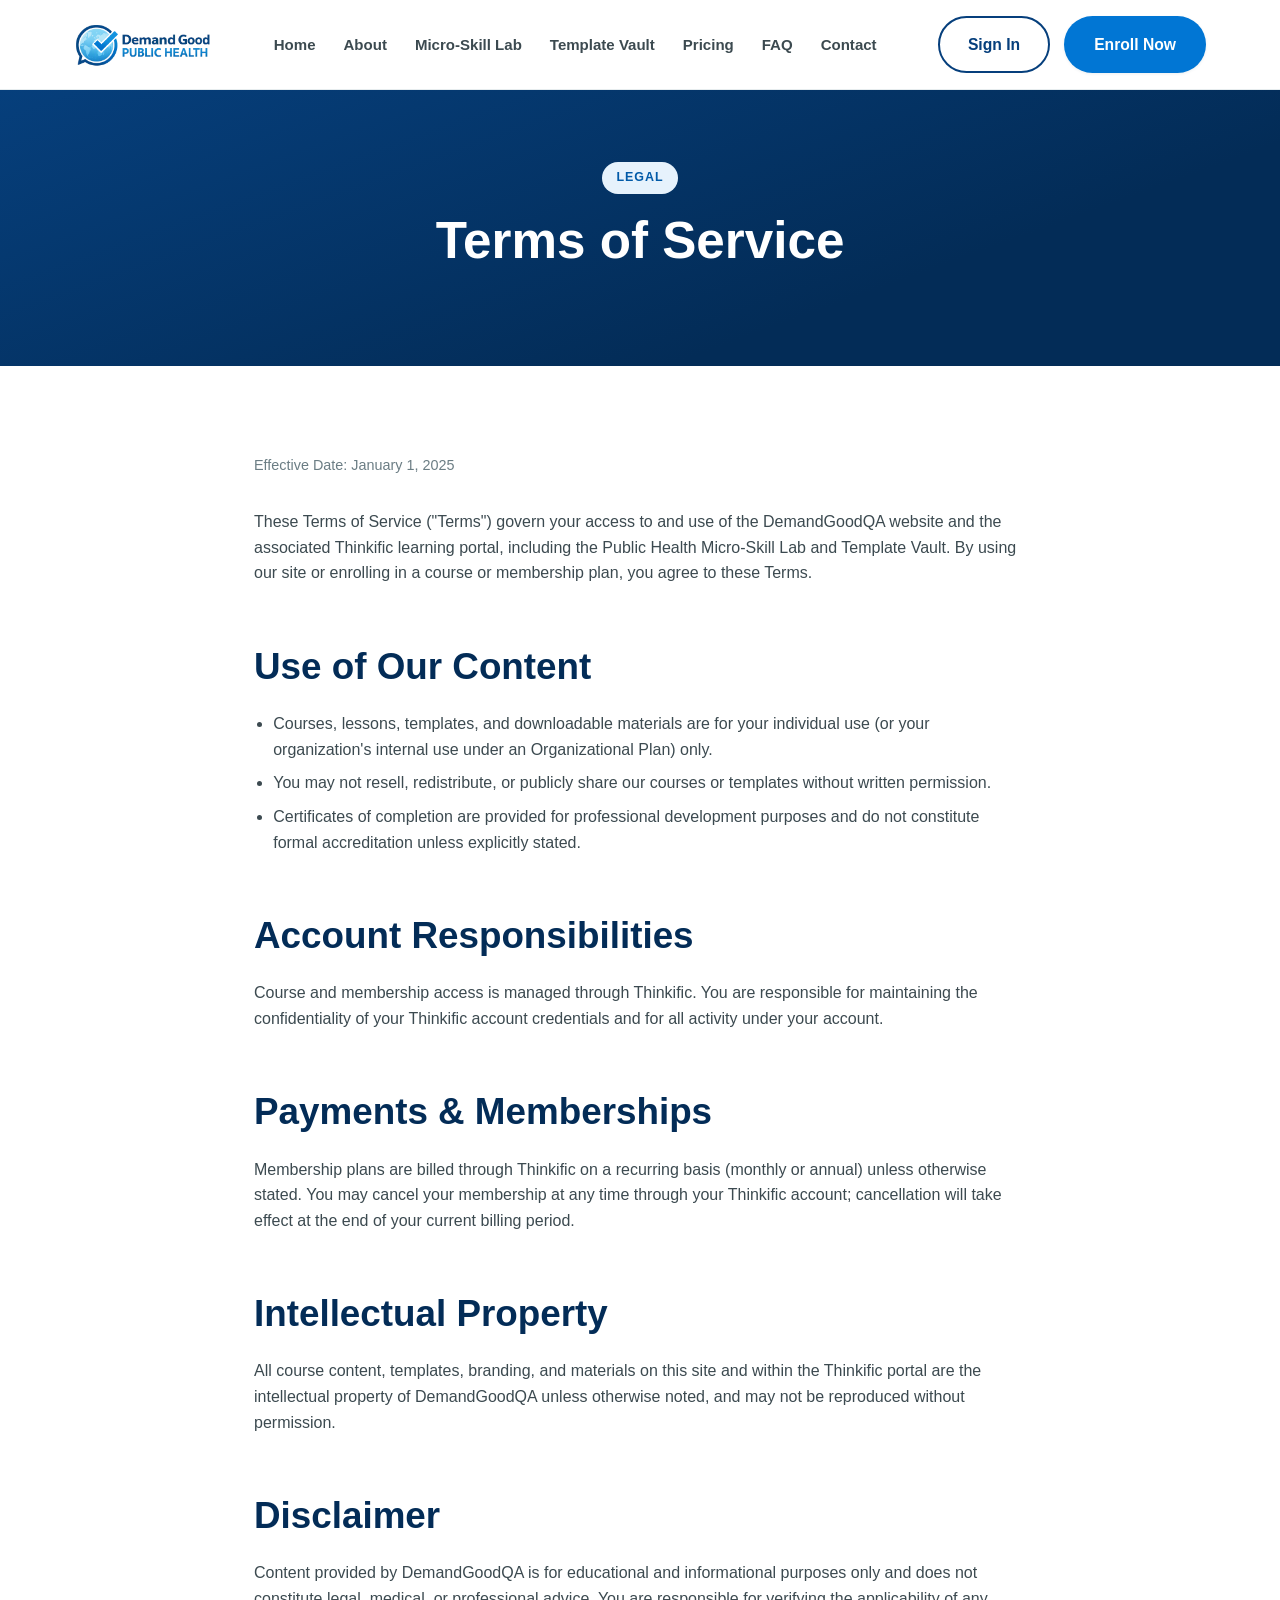
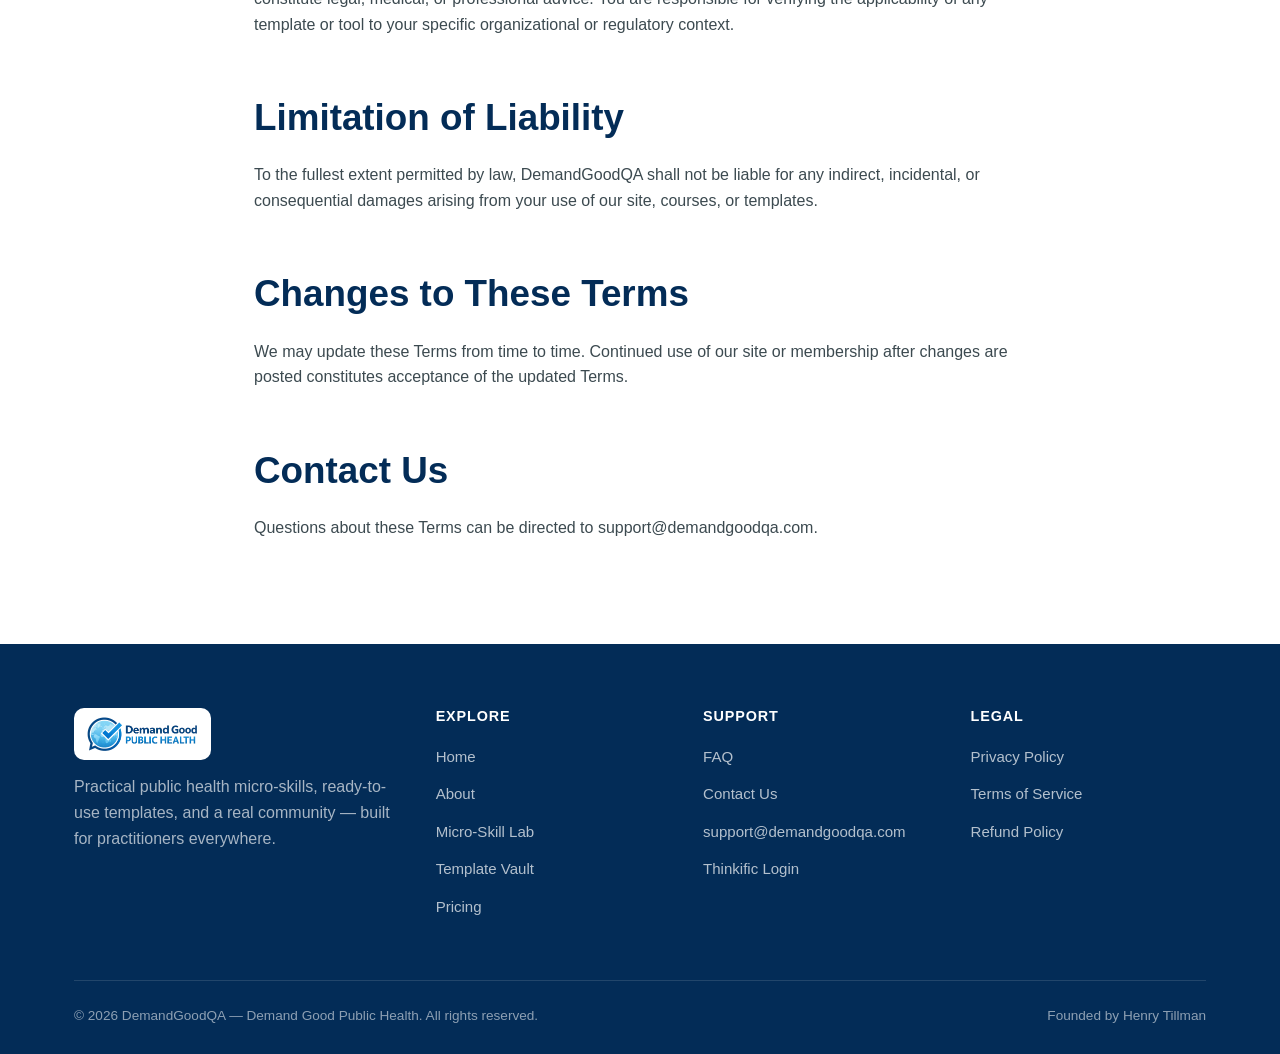
<file: terms-of-service.html>
<!doctype html>
<html lang="en">
<head>
  <meta charset="UTF-8" />
  <meta name="viewport" content="width=device-width, initial-scale=1.0" />
  <title>Terms of Service | DemandGoodQA</title>
  <meta name="description" content="Read the DemandGoodQA Terms of Service governing use of our website, courses, memberships, and templates." />
  <meta property="og:title" content="Terms of Service | DemandGoodQA" />
  <meta property="og:description" content="Read the DemandGoodQA Terms of Service governing use of our website, courses, memberships, and templates." />
  <meta property="og:type" content="website" />
  <meta name="theme-color" content="#063f7c" />
  <link rel="icon" type="image/png" href="assets/img/logo-icon.png" />
  <link rel="stylesheet" href="assets/css/style.css" />
</head>
<body>
  <header class="site-header">
    <div class="nav-wrap">
      <a href="index.html" class="brand" aria-label="Demand Good Public Health home"><img src="assets/img/logo.png" alt="Demand Good Public Health" class="brand-logo" /></a>
      <nav aria-label="Primary">
        <ul class="nav-links">
            <li><a href="index.html">Home</a></li>
            <li><a href="about.html">About</a></li>
            <li><a href="micro-skill-lab.html">Micro-Skill Lab</a></li>
            <li><a href="template-vault.html">Template Vault</a></li>
            <li><a href="pricing.html">Pricing</a></li>
            <li><a href="faq.html">FAQ</a></li>
            <li><a href="contact.html">Contact</a></li>
        </ul>
      </nav>
      <div class="nav-actions">
        <a class="btn btn-outline" href="https://courses.demandgoodqa.com/collections/public-health-micro-skill-lab" target="_blank" rel="noopener">Sign In</a>
        <a class="btn btn-primary" href="https://courses.demandgoodqa.com/collections/public-health-micro-skill-lab" target="_blank" rel="noopener">Enroll Now</a>
        <button class="nav-toggle" data-nav-toggle aria-label="Toggle navigation" aria-expanded="false">
          <span></span><span></span><span></span>
        </button>
      </div>
    </div>
  </header>

  <main>

    <section class="page-hero">
      <div class="container">
        <span class="eyebrow">Legal</span>
        <h1>Terms of Service</h1>
      </div>
    </section>
    <section>
      <div class="container legal-content">
        <p class="legal-updated">Effective Date: January 1, 2025</p>
        <p>These Terms of Service ("Terms") govern your access to and use of the DemandGoodQA website and the associated Thinkific learning portal, including the Public Health Micro-Skill Lab and Template Vault. By using our site or enrolling in a course or membership plan, you agree to these Terms.</p>

        <h2>Use of Our Content</h2>
        <ul>
          <li>Courses, lessons, templates, and downloadable materials are for your individual use (or your organization's internal use under an Organizational Plan) only.</li>
          <li>You may not resell, redistribute, or publicly share our courses or templates without written permission.</li>
          <li>Certificates of completion are provided for professional development purposes and do not constitute formal accreditation unless explicitly stated.</li>
        </ul>

        <h2>Account Responsibilities</h2>
        <p>Course and membership access is managed through Thinkific. You are responsible for maintaining the confidentiality of your Thinkific account credentials and for all activity under your account.</p>

        <h2>Payments &amp; Memberships</h2>
        <p>Membership plans are billed through Thinkific on a recurring basis (monthly or annual) unless otherwise stated. You may cancel your membership at any time through your Thinkific account; cancellation will take effect at the end of your current billing period.</p>

        <h2>Intellectual Property</h2>
        <p>All course content, templates, branding, and materials on this site and within the Thinkific portal are the intellectual property of DemandGoodQA unless otherwise noted, and may not be reproduced without permission.</p>

        <h2>Disclaimer</h2>
        <p>Content provided by DemandGoodQA is for educational and informational purposes only and does not constitute legal, medical, or professional advice. You are responsible for verifying the applicability of any template or tool to your specific organizational or regulatory context.</p>

        <h2>Limitation of Liability</h2>
        <p>To the fullest extent permitted by law, DemandGoodQA shall not be liable for any indirect, incidental, or consequential damages arising from your use of our site, courses, or templates.</p>

        <h2>Changes to These Terms</h2>
        <p>We may update these Terms from time to time. Continued use of our site or membership after changes are posted constitutes acceptance of the updated Terms.</p>

        <h2>Contact Us</h2>
        <p>Questions about these Terms can be directed to <a href="mailto:support@demandgoodqa.com">support@demandgoodqa.com</a>.</p>
      </div>
    </section>

  </main>
  <footer class="site-footer">
    <div class="container">
      <div class="footer-grid">
        <div class="footer-brand">
          <a href="index.html" class="brand" aria-label="Demand Good Public Health home"><img src="assets/img/logo.png" alt="Demand Good Public Health" class="brand-logo" /></a>
          <p>Practical public health micro-skills, ready-to-use templates, and a real community &mdash; built for practitioners everywhere.</p>
        </div>
        <div class="footer-col">
          <h4>Explore</h4>
          <ul>
            <li><a href="index.html">Home</a></li>
            <li><a href="about.html">About</a></li>
            <li><a href="micro-skill-lab.html">Micro-Skill Lab</a></li>
            <li><a href="template-vault.html">Template Vault</a></li>
            <li><a href="pricing.html">Pricing</a></li>
          </ul>
        </div>
        <div class="footer-col">
          <h4>Support</h4>
          <ul>
            <li><a href="faq.html">FAQ</a></li>
            <li><a href="contact.html">Contact Us</a></li>
            <li><a href="mailto:support@demandgoodqa.com">support@demandgoodqa.com</a></li>
            <li><a href="https://courses.demandgoodqa.com/collections/public-health-micro-skill-lab" target="_blank" rel="noopener">Thinkific Login</a></li>
          </ul>
        </div>
        <div class="footer-col">
          <h4>Legal</h4>
          <ul>
            <li><a href="privacy-policy.html">Privacy Policy</a></li>
            <li><a href="terms-of-service.html">Terms of Service</a></li>
            <li><a href="refund-policy.html">Refund Policy</a></li>
          </ul>
        </div>
      </div>
      <div class="footer-bottom">
        <span>&copy; <span data-current-year>2024</span> DemandGoodQA &mdash; Demand Good Public Health. All rights reserved.</span>
        <span>Founded by Henry Tillman</span>
      </div>
    </div>
  </footer>

  <script src="assets/js/main.js"></script>
</body>
</html>
</file>
<file: assets/css/style.css>
/* =========================================================
   DemandGoodQA — Demand Good Public Health
   Global Stylesheet
   ========================================================= */

:root {
  /* Brand palette */
  --navy: #063f7c;
  --navy-dark: #032c57;
  --navy-light: #0a5aa8;
  --teal: #0176d4;
  --teal-dark: #015aa8;
  --teal-light: #e6f2fc;
  --green: #3aa0e8;
  --green-light: #e8f4fd;
  --white: #ffffff;
  --offwhite: #f6f9fa;
  --gray-50: #f3f6f7;
  --gray-100: #e6ecee;
  --gray-300: #c3cfd3;
  --gray-500: #6b7d84;
  --gray-700: #3c4a50;
  --text: #142430;

  /* Typography */
  --font-base: -apple-system, BlinkMacSystemFont, "Segoe UI", Roboto,
    "Helvetica Neue", Arial, sans-serif;

  /* Layout */
  --max-width: 1180px;
  --radius: 12px;
  --radius-sm: 8px;
  --shadow-sm: 0 1px 3px rgba(11, 47, 74, 0.08);
  --shadow-md: 0 8px 24px rgba(11, 47, 74, 0.12);
  --shadow-lg: 0 20px 45px rgba(11, 47, 74, 0.18);
  --transition: 0.2s ease;
}

* {
  box-sizing: border-box;
}

html {
  scroll-behavior: smooth;
}

body {
  margin: 0;
  font-family: var(--font-base);
  color: var(--text);
  background: var(--white);
  line-height: 1.6;
  -webkit-font-smoothing: antialiased;
}

img {
  max-width: 100%;
  display: block;
}

a {
  color: inherit;
  text-decoration: none;
}

ul {
  margin: 0;
  padding: 0;
  list-style: none;
}

h1, h2, h3, h4 {
  line-height: 1.2;
  font-weight: 700;
  margin: 0 0 0.6em;
  color: var(--navy-dark);
}

h1 { font-size: clamp(2.1rem, 4vw, 3.4rem); }
h2 { font-size: clamp(1.6rem, 3vw, 2.3rem); }
h3 { font-size: 1.35rem; }
h4 { font-size: 1.1rem; }

p {
  margin: 0 0 1em;
  color: var(--gray-700);
}

.container {
  width: 100%;
  max-width: var(--max-width);
  margin: 0 auto;
  padding: 0 24px;
}

section {
  padding: 88px 0;
}

.section-tight { padding: 56px 0; }

.section-alt {
  background: var(--offwhite);
}

.section-navy {
  background: linear-gradient(135deg, var(--navy) 0%, var(--navy-dark) 100%);
  color: var(--white);
}
.section-navy h2, .section-navy h3, .section-navy p { color: var(--white); }
.section-navy p { color: rgba(255,255,255,0.85); }

.eyebrow {
  display: inline-block;
  font-size: 0.78rem;
  font-weight: 700;
  letter-spacing: 0.08em;
  text-transform: uppercase;
  color: var(--teal-dark);
  background: var(--teal-light);
  padding: 6px 14px;
  border-radius: 999px;
  margin-bottom: 16px;
}
.section-navy .eyebrow {
  color: var(--white);
  background: rgba(255,255,255,0.12);
}

.section-head {
  max-width: 720px;
  margin: 0 0 48px;
}
.section-head.center {
  margin-left: auto;
  margin-right: auto;
  text-align: center;
}

/* ---------- Buttons ---------- */
.btn {
  display: inline-flex;
  align-items: center;
  justify-content: center;
  gap: 8px;
  font-weight: 600;
  font-size: 0.98rem;
  padding: 14px 28px;
  border-radius: 999px;
  border: 2px solid transparent;
  cursor: pointer;
  transition: transform var(--transition), box-shadow var(--transition), background var(--transition), color var(--transition);
  white-space: nowrap;
}
.btn:hover { transform: translateY(-2px); }

.btn-primary {
  background: var(--teal);
  color: var(--white);
  box-shadow: var(--shadow-sm);
}
.btn-primary:hover {
  background: var(--teal-dark);
  box-shadow: var(--shadow-md);
}

.btn-secondary {
  background: transparent;
  color: var(--white);
  border-color: rgba(255,255,255,0.5);
}
.btn-secondary:hover {
  background: rgba(255,255,255,0.12);
  border-color: var(--white);
}

.btn-outline {
  background: transparent;
  color: var(--navy);
  border-color: var(--navy);
}
.btn-outline:hover {
  background: var(--navy);
  color: var(--white);
}

.btn-block { width: 100%; }
.btn-lg { padding: 16px 32px; font-size: 1.05rem; }

.cta-row {
  display: flex;
  flex-wrap: wrap;
  gap: 16px;
  align-items: center;
}

/* ---------- Header / Nav ---------- */
.site-header {
  position: sticky;
  top: 0;
  z-index: 100;
  background: rgba(255,255,255,0.96);
  backdrop-filter: blur(6px);
  border-bottom: 1px solid var(--gray-100);
}

.nav-wrap {
  display: flex;
  align-items: center;
  justify-content: space-between;
  padding: 16px 24px;
  max-width: var(--max-width);
  margin: 0 auto;
}

.brand {
  display: flex;
  align-items: center;
  gap: 10px;
  font-weight: 800;
  font-size: 1.05rem;
  color: var(--navy-dark);
}
.brand-logo { height: 44px; width: auto; display: block; }
.footer-brand .brand-logo { background: #fff; padding: 8px 12px; border-radius: 10px; height: 52px; }
.brand-text .tagline {
  display: block;
  font-size: 0.68rem;
  font-weight: 600;
  letter-spacing: 0.04em;
  color: var(--gray-500);
  text-transform: uppercase;
}

.nav-links {
  display: flex;
  align-items: center;
  gap: 28px;
}
.nav-links a {
  font-weight: 600;
  font-size: 0.94rem;
  color: var(--gray-700);
  transition: color var(--transition);
}
.nav-links a:hover,
.nav-links a[aria-current="page"] {
  color: var(--teal-dark);
}

.nav-actions {
  display: flex;
  align-items: center;
  gap: 14px;
}

.nav-toggle {
  display: none;
  background: none;
  border: none;
  cursor: pointer;
  padding: 6px;
}
.nav-toggle span {
  display: block;
  width: 24px;
  height: 2px;
  background: var(--navy-dark);
  margin: 5px 0;
  transition: transform var(--transition), opacity var(--transition);
}

/* ---------- Hero ---------- */
.hero {
  background: linear-gradient(160deg, var(--navy) 0%, var(--navy-dark) 70%);
  color: var(--white);
  padding: 96px 0 110px;
  position: relative;
  overflow: hidden;
}
.hero::after {
  content: "";
  position: absolute;
  right: -120px;
  top: -120px;
  width: 420px;
  height: 420px;
  border-radius: 50%;
  background: radial-gradient(circle, rgba(1,118,212,0.35) 0%, rgba(1,118,212,0) 70%);
}
.hero .container {
  position: relative;
  z-index: 1;
  display: grid;
  grid-template-columns: minmax(0, 640px);
  gap: 24px;
}
.hero h1 { color: var(--white); margin-bottom: 20px; }
.hero .lead {
  font-size: 1.15rem;
  color: rgba(255,255,255,0.85);
  max-width: 620px;
  margin-bottom: 32px;
}
.page-hero {
  background: linear-gradient(160deg, var(--navy) 0%, var(--navy-dark) 70%);
  color: var(--white);
  padding: 72px 0 64px;
  text-align: center;
}
.page-hero h1 { color: var(--white); }
.page-hero p { color: rgba(255,255,255,0.85); max-width: 680px; margin: 0 auto; }

/* ---------- Audience strip ---------- */
.audience-strip {
  background: var(--navy-dark);
  padding: 22px 0;
}
.audience-list {
  display: flex;
  flex-wrap: wrap;
  gap: 12px 28px;
  justify-content: center;
  align-items: center;
}
.audience-list li {
  color: rgba(255,255,255,0.85);
  font-size: 0.92rem;
  font-weight: 600;
  display: flex;
  align-items: center;
  gap: 8px;
}
.audience-list li::before {
  content: "";
  width: 6px;
  height: 6px;
  border-radius: 50%;
  background: var(--teal);
}

/* ---------- Grids & Cards ---------- */
.grid {
  display: grid;
  gap: 28px;
}
.grid-2 { grid-template-columns: repeat(2, 1fr); }
.grid-3 { grid-template-columns: repeat(3, 1fr); }
.grid-4 { grid-template-columns: repeat(4, 1fr); }

.card {
  background: var(--white);
  border: 1px solid var(--gray-100);
  border-radius: var(--radius);
  padding: 32px;
  box-shadow: var(--shadow-sm);
  transition: transform var(--transition), box-shadow var(--transition);
}
.card:hover {
  transform: translateY(-4px);
  box-shadow: var(--shadow-md);
}
.card-icon {
  width: 48px;
  height: 48px;
  border-radius: var(--radius-sm);
  background: var(--teal-light);
  color: var(--teal-dark);
  display: flex;
  align-items: center;
  justify-content: center;
  font-size: 1.3rem;
  margin-bottom: 18px;
}

.problem-solution {
  display: grid;
  grid-template-columns: 1fr 1fr;
  gap: 32px;
}
.ps-card {
  padding: 36px;
  border-radius: var(--radius);
}
.ps-problem {
  background: #fdf3ee;
  border: 1px solid #f3ded0;
}
.ps-solution {
  background: var(--green-light);
  border: 1px solid #cfead9;
}
.ps-card h3 { margin-bottom: 16px; }
.ps-card ul li {
  display: flex;
  gap: 10px;
  margin-bottom: 12px;
  color: var(--gray-700);
}

/* ---------- How it works ---------- */
.steps {
  display: grid;
  grid-template-columns: repeat(4, 1fr);
  gap: 24px;
  counter-reset: step;
}
.step {
  position: relative;
  padding: 28px 24px 24px;
  background: var(--white);
  border-radius: var(--radius);
  border: 1px solid var(--gray-100);
}
.step-number {
  width: 40px;
  height: 40px;
  border-radius: 50%;
  background: var(--navy);
  color: var(--white);
  display: flex;
  align-items: center;
  justify-content: center;
  font-weight: 700;
  margin-bottom: 16px;
}

/* ---------- Pricing ---------- */
.pricing-grid {
  display: grid;
  grid-template-columns: repeat(3, 1fr);
  gap: 28px;
  align-items: stretch;
}
.price-card {
  background: var(--white);
  border: 1px solid var(--gray-100);
  border-radius: var(--radius);
  padding: 36px 32px;
  display: flex;
  flex-direction: column;
  box-shadow: var(--shadow-sm);
  position: relative;
}
.price-card.featured {
  border: 2px solid var(--teal);
  box-shadow: var(--shadow-lg);
  transform: scale(1.02);
}
.price-badge {
  position: absolute;
  top: -14px;
  left: 50%;
  transform: translateX(-50%);
  background: var(--teal);
  color: var(--white);
  padding: 6px 16px;
  border-radius: 999px;
  font-size: 0.75rem;
  font-weight: 700;
  letter-spacing: 0.04em;
  text-transform: uppercase;
}
.price-card .price {
  font-size: 2.4rem;
  font-weight: 800;
  color: var(--navy-dark);
  margin: 12px 0 4px;
}
.price-card .price span {
  font-size: 1rem;
  font-weight: 600;
  color: var(--gray-500);
}
.price-savings {
  font-size: 0.85rem;
  color: var(--green);
  font-weight: 700;
  margin-bottom: 20px;
}
.price-card ul {
  margin: 20px 0 28px;
  flex-grow: 1;
}
.price-card ul li {
  display: flex;
  gap: 10px;
  margin-bottom: 12px;
  font-size: 0.95rem;
  color: var(--gray-700);
}
.price-card ul li .check {
  color: var(--teal-dark);
  font-weight: 800;
}

/* ---------- Community ---------- */
.community-grid {
  display: grid;
  grid-template-columns: repeat(3, 1fr);
  gap: 24px;
}

/* ---------- FAQ Accordion ---------- */
.accordion-item {
  border-bottom: 1px solid var(--gray-100);
}
.accordion-trigger {
  width: 100%;
  background: none;
  border: none;
  text-align: left;
  display: flex;
  align-items: center;
  justify-content: space-between;
  gap: 16px;
  padding: 22px 4px;
  font-size: 1.05rem;
  font-weight: 700;
  color: var(--navy-dark);
  cursor: pointer;
}
.accordion-icon {
  flex-shrink: 0;
  width: 28px;
  height: 28px;
  border-radius: 50%;
  background: var(--teal-light);
  color: var(--teal-dark);
  display: flex;
  align-items: center;
  justify-content: center;
  font-weight: 700;
  transition: transform var(--transition);
}
.accordion-item[data-open="true"] .accordion-icon {
  transform: rotate(45deg);
}
.accordion-panel {
  max-height: 0;
  overflow: hidden;
  transition: max-height var(--transition);
}
.accordion-panel-inner {
  padding: 0 4px 22px;
  color: var(--gray-700);
}

/* ---------- Contact ---------- */
.contact-grid {
  display: grid;
  grid-template-columns: 1.1fr 0.9fr;
  gap: 40px;
}
.form-group {
  margin-bottom: 20px;
}
.form-group label {
  display: block;
  font-weight: 600;
  font-size: 0.9rem;
  margin-bottom: 8px;
  color: var(--navy-dark);
}
.form-group input,
.form-group textarea,
.form-group select {
  width: 100%;
  padding: 13px 16px;
  border-radius: var(--radius-sm);
  border: 1px solid var(--gray-300);
  font-family: inherit;
  font-size: 0.96rem;
  color: var(--text);
  background: var(--white);
}
.form-group textarea { resize: vertical; min-height: 130px; }
.form-group input:focus,
.form-group textarea:focus,
.form-group select:focus {
  outline: 2px solid var(--teal);
  outline-offset: 1px;
  border-color: var(--teal);
}
.contact-side .card { margin-bottom: 24px; }
.contact-side .card:last-child { margin-bottom: 0; }

/* ---------- Final CTA ---------- */
.final-cta {
  text-align: center;
  padding: 96px 0;
}
.final-cta h2 { max-width: 640px; margin-left: auto; margin-right: auto; }
.final-cta .cta-row { justify-content: center; }

/* ---------- Footer ---------- */
.site-footer {
  background: var(--navy-dark);
  color: rgba(255,255,255,0.75);
  padding: 64px 0 28px;
}
.footer-grid {
  display: grid;
  grid-template-columns: 1.4fr 1fr 1fr 1fr;
  gap: 32px;
  margin-bottom: 48px;
}
.footer-brand .brand { color: var(--white); margin-bottom: 14px; }
.footer-brand p { color: rgba(255,255,255,0.65); max-width: 320px; }
.footer-col h4 {
  color: var(--white);
  font-size: 0.9rem;
  text-transform: uppercase;
  letter-spacing: 0.06em;
  margin-bottom: 18px;
}
.footer-col ul li { margin-bottom: 12px; }
.footer-col a {
  color: rgba(255,255,255,0.7);
  font-size: 0.94rem;
  transition: color var(--transition);
}
.footer-col a:hover { color: var(--white); }
.footer-bottom {
  border-top: 1px solid rgba(255,255,255,0.12);
  padding-top: 24px;
  display: flex;
  flex-wrap: wrap;
  gap: 12px;
  justify-content: space-between;
  font-size: 0.85rem;
  color: rgba(255,255,255,0.55);
}
.footer-bottom a { color: rgba(255,255,255,0.55); }
.footer-bottom a:hover { color: var(--white); }

/* ---------- Legal pages ---------- */
.legal-content h2 { margin-top: 1.6em; }
.legal-content ul { margin: 0 0 1em 1.2em; list-style: disc; }
.legal-content ul li { margin-bottom: 8px; color: var(--gray-700); }
.legal-content { max-width: 820px; margin: 0 auto; }
.legal-updated {
  color: var(--gray-500);
  font-size: 0.9rem;
  margin-bottom: 32px;
}

/* ---------- Topic pills ---------- */
.pill-list {
  display: flex;
  flex-wrap: wrap;
  gap: 12px;
}
.pill {
  background: var(--teal-light);
  color: var(--teal-dark);
  font-weight: 600;
  font-size: 0.88rem;
  padding: 10px 18px;
  border-radius: 999px;
}

/* ---------- Utility ---------- */
.text-center { text-align: center; }
.mt-0 { margin-top: 0; }
.mb-0 { margin-bottom: 0; }
.muted { color: var(--gray-500); }

/* ---------- Responsive ---------- */
@media (max-width: 960px) {
  .grid-3, .grid-4, .pricing-grid, .steps, .community-grid { grid-template-columns: repeat(2, 1fr); }
  .problem-solution { grid-template-columns: 1fr; }
  .footer-grid { grid-template-columns: repeat(2, 1fr); }
  .contact-grid { grid-template-columns: 1fr; }
}

@media (max-width: 720px) {
  .nav-links, .nav-actions .btn { display: none; }
  .nav-toggle { display: block; }
  body.nav-open .nav-links {
    display: flex;
    position: absolute;
    top: 100%;
    left: 0;
    right: 0;
    background: var(--white);
    flex-direction: column;
    padding: 20px 24px 28px;
    border-bottom: 1px solid var(--gray-100);
    gap: 18px;
  }
  body.nav-open .nav-actions .btn { display: inline-flex; }
  .grid-2, .grid-3, .grid-4, .pricing-grid, .steps, .community-grid { grid-template-columns: 1fr; }
  .price-card.featured { transform: none; }
  section { padding: 64px 0; }
  .footer-grid { grid-template-columns: 1fr; }
}
</file>
